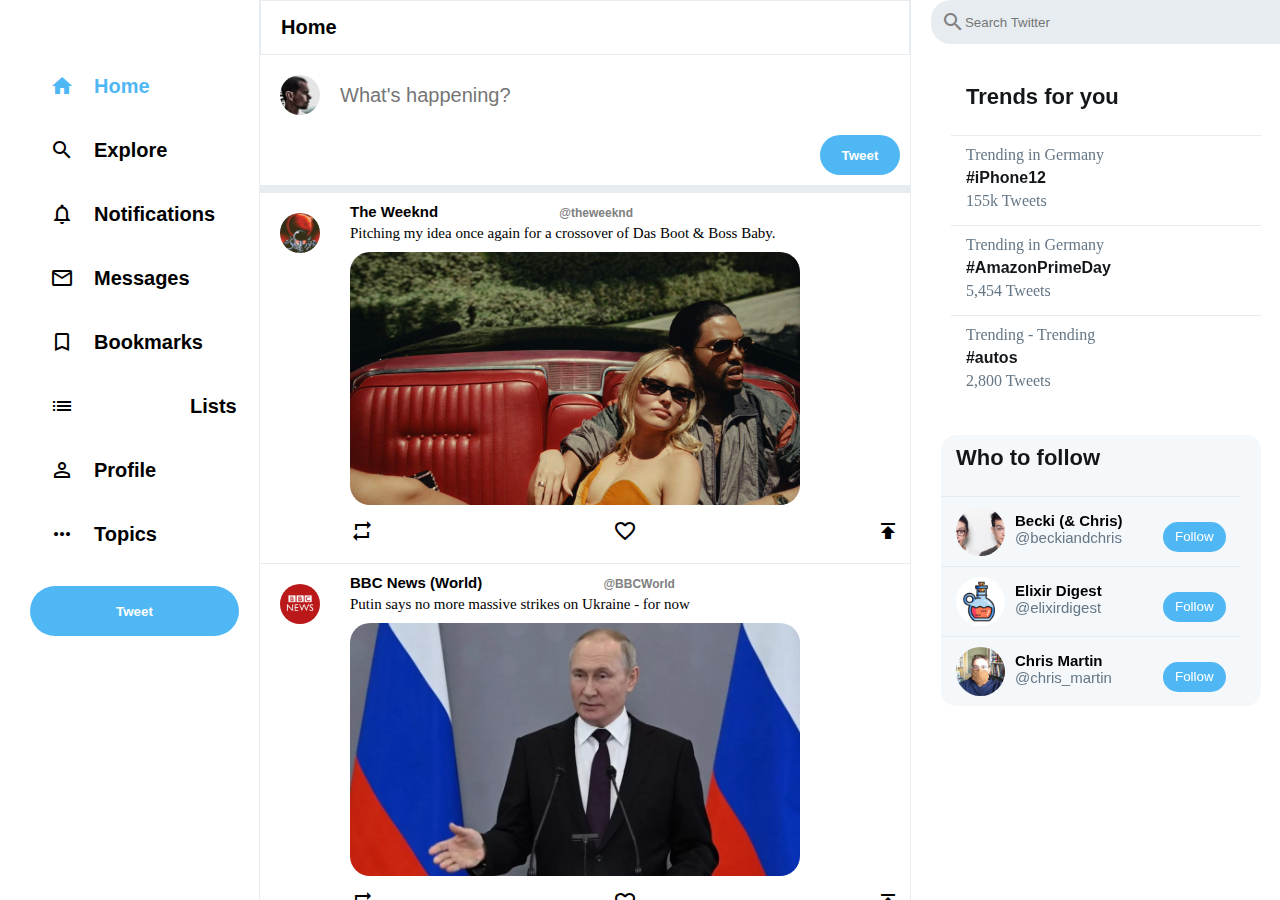
<file: index.html>
<!DOCTYPE html>
<html lang="en">
  <head>
    <meta charset="UTF-8" />
    <meta http-equiv="X-UA-Compatible" content="IE=edge" />
    <meta name="viewport" content="width=device-width, initial-scale=1.0" />
    <title>Twitter</title>
    <link rel="stylesheet" href="styles.css" />
    <link href="https://fonts.googleapis.com/icon?family=Material+Icons" rel="stylesheet" />
    <link
      rel="stylesheet"
      href="https://cdnjs.cloudflare.com/ajax/libs/font-awesome/5.15.3/css/all.min.css"
      integrity="sha512-iBBXm8fW90+nuLcSKlbmrPcLa0OT92xO1BIsZ+ywDWZCvqsWgccV3gFoRBv0z+8dLJgyAHIhR35VZc2oM/gI1w=="
      crossorigin="anonymous"
    />
  </head>
  <body>
    <!-- sidebar starts -->
    <div class="sidebar">
      <i class="fab fa-twitter"></i>
      <a href="index.html">
        <div class="sidebarOption active">
          <span class="material-icons"> home </span>
          <h2>Home</h2>
        </div>
      </a>

      <a href="explore.html">
        <div class="sidebarOption">
          <span class="material-icons"> search </span>
          <h2>Explore</h2>
        </div>
      </a>

      <a href="notifications.html">
        <div class="sidebarOption">
          <span class="material-icons"> notifications_none </span>
          <h2>Notifications</h2>
        </div>
      </a>

      <a href="messages.html">
        <div class="sidebarOption">
          <span class="material-icons"> mail_outline </span>
          <h2>Messages</h2>
        </div>
      </a>

      <a href="bookmarks.html">
        <div class="sidebarOption">
          <span class="material-icons"> bookmark_border </span>
          <h2>Bookmarks</h2>
        </div>
      </a>

      <a href="lists.html">
        <div class="sidebarOption">
          <span class="material-icons"> list_alt </span>
          <h2>Lists</h2>
        </div>
      </a>

      <a href="profile.html">
        <div class="sidebarOption">
          <span class="material-icons"> perm_identity </span>
          <h2>Profile</h2>
        </div>
      </a>

      <a href="topics.html">
        <div class="sidebarOption">
          <span class="material-icons"> more_horiz </span>
          <h2>Topics</h2>
        </div>
      </a>
      <button class="sidebar__tweet">Tweet</button>
    </div>
    <!-- sidebar ends -->

    <!-- feed starts -->
    <div class="feed">
      <div class="feed__header">
        <h2>Home</h2>
      </div>

      <!-- tweetbox starts -->
      <div class="tweetBox">
        <form>
          <div class="tweetbox__input">
            <img  src="images/profile_photo.jpeg"  alt="" />
            <input type="text" placeholder="What's happening?" />
          </div>

          <button class="tweetBox__tweetButton">Tweet</button>
         
        </form>
      </div>
      <!-- tweetbox ends -->
      <div class="post">
        <div class="post__avatar">
            <a href="weeknd.html">
              <img src="img/thwavatar.jpeg"  alt=""/>
            </a>
        </div>

        <div class="post__body">
            <div class="post__header">
                <div class="post__headerText">
                  <a href="weeknd.html">
                    <h3>
                        The Weeknd
                        <span class="post__headerSpecial"
                        ><span class="material-icons post__badge"> verified </span>@theweeknd</span>
                    </h3>
                  </a>  
                </div>
                <div class="post__headerDescription">
                    <p>Pitching my idea once again for a crossover of Das Boot & Boss Baby.</p>
                </div>
            </div>
            <img src="img/weekpost.jpeg" alt="" />
            <div class="post__footer">
                <span class="material-icons"> repeat </span>
                <span class="material-icons"> favorite_border </span>
                <span class="material-icons"> publish </span>
            </div>
        </div>
    </div>
      <!-- post starts -->
      <div class="post">
        <div class="post__avatar">
          <img
            src="img/bbclogo.jpeg" alt="" />
        </div>

        <div class="post__body">
          <div class="post__header">
            <div class="post__headerText">
              <h3>
                BBC News (World)
                <span class="post__headerSpecial"
                  ><span class="material-icons post__badge"> verified </span>@BBCWorld</span>
              </h3>
            </div>
            <div class="post__headerDescription">
              <p>Putin says no more massive strikes on Ukraine - for now</p>
            </div>
          </div>
          <img src="img/putin.webp"/>
          <div class="post__footer">
            <span class="material-icons"> repeat </span>
            <span class="material-icons"> favorite_border </span>
            <span class="material-icons"> publish </span>
          </div>
        </div>
      </div>
      <!-- post ends -->

      <!-- post starts -->
      <div class="post">
        <div class="post__avatar">
          <img src="img/elonava.jpeg"  alt=""/>
        </div>

        <div class="post__body">
          <div class="post__header">
            <div class="post__headerText">
              <h3>
                Elon Musk
                <span class="post__headerSpecial"
                  ><span class="material-icons post__badge"> verified </span>@elonmusk</span>
              </h3>
            </div>
            <div class="post__headerDescription">
              <p>Pitching my idea once again for a crossover of Das Boot & Boss Baby.</p>
            </div>
          </div>
          <img
            src="img/elonpost.png"
            alt=""
          />
          <div class="post__footer">
            <span class="material-icons"> repeat </span>
            <span class="material-icons"> favorite_border </span>
            <span class="material-icons"> publish </span>
          </div>
        </div>
      </div>
      <!-- post ends -->
    

 <!-- post starts -->
 <div class="post">
  <div class="post__avatar">
    <img
      src="img/kanava.jpeg" alt="" />
  </div>

  <div class="post__body">
    <div class="post__header">
      <div class="post__headerText">
        <h3>
          ye
          <span class="post__headerSpecial"
            ><span class="material-icons post__badge">verified</span>@kanyewest</span>
        </h3>
      </div>
      <div class="post__headerDescription">
        <p>How the day started 🙃</p>
      </div>
    </div>
    <img src="img/kanpost.jpeg"/>
    <div class="post__footer">
      <span class="material-icons"> repeat </span>
      <span class="material-icons"> favorite_border </span>
      <span class="material-icons"> publish </span>
    </div>
  </div>
</div>
<!-- post ends -->

<!-- post starts -->
<div class="post">
  <div class="post__avatar">
    <img
      src="img/ava3.png" alt="" />
  </div>

  <div class="post__body">
    <div class="post__header">
      <div class="post__headerText">
        <h3>
          Dov Kleiman
          <span class="post__headerSpecial"
            ><span class="material-icons post__badge">verified</span>@NFL_DovKleiman</span>
        </h3>
      </div>
      <div class="post__headerDescription">
        <p>With pick 1 overall in the 2021 NFL Draft, the <a href="https://twitter.com/hashtag/Jaguars?src=hashtag_click"
          >#Jaguars</a> are selecting QB Trevor Lawrence.</p>
      </div>
    </div>
    <img src="img/post3.jpeg"/>
    <div class="post__footer">
      <span class="material-icons"> repeat </span>
      <span class="material-icons"> favorite_border </span>
      <span class="material-icons"> publish </span>
    </div>
  </div>
</div>
<!-- post ends -->


</div>

    <!-- feed ends -->

    <div class="widgets">
      <div class="widgets__input">
        <span class="material-icons widgets__searchIcon"> search </span>
        <input type="text" placeholder="Search Twitter" />
      </div>
      
    
        <div class="layout__right-sidebar-container">
            <div class="layout__right-sidebar">
                <div class="trends-for-you">
                    <div class="trends-for-you__block">
                        <div class="trends-for-you__heading">
                            Trends for you
                        </div>
                    </div>
                    <div class="trends-for-you__block">
                        <div class="trends-for-you__meta-information">
                            Trending in Germany
                        </div>
                        <div class="trends-for-you__trend-name">
                            #iPhone12
                        </div>
                        <div class="trends-for-you__meta-information">
                            155k Tweets
                        </div>
                    </div>
                    <div class="trends-for-you__block">
                        <div class="trends-for-you__meta-information">
                            Trending in Germany
                        </div>
                        <div class="trends-for-you__trend-name">
                            #AmazonPrimeDay
                        </div>
                        <div class="trends-for-you__meta-information">
                            5,454 Tweets
                        </div>
                    </div>
                    <div class="trends-for-you__block">
                        <div class="trends-for-you__meta-information">
                            Trending - Trending
                        </div>
                        <div class="trends-for-you__trend-name">
                            #autos
                        </div>
                        <div class="trends-for-you__meta-information">
                            2,800 Tweets
                        </div>
                    </div>
                </div>
      
    
        <div class="who-to-follow">
          <div class="who-to-follow__block">
            <div class="who-to-follow__heading">
              Who to follow
            </div>
          </div>
          <div class="who-to-follow__block">
            <img
              class="who-to-follow__author-logo"
              src="./images/profile-image-1.jpg"
            />
            <div class="who-to-follow__content">
              <div>
                <div class="who-to-follow__author-name">
                  Becki (& Chris)
                </div>
                <div class="who-to-follow__author-slug">
                  @beckiandchris
                </div>
              </div>
              <button class="sidebar__follow">Follow</button>
            </div>
          </div>
          <div class="who-to-follow__block">
            <img
              class="who-to-follow__author-logo"
              src="./images/profile-image-2.png"
            />
            <div class="who-to-follow__content">
              <div>
                <div class="who-to-follow__author-name">
                  Elixir Digest
                </div>
                <div class="who-to-follow__author-slug">
                  @elixirdigest
                </div>
              </div>
              <button class="sidebar__follow">Follow</button>
            </div>
          </div>

          <div class="who-to-follow__block">
            <img
              class="who-to-follow__author-logo"
              src="./images/profile-image-3.jpg"
            />
            <div class="who-to-follow__content">
              <div>
                <div class="who-to-follow__author-name">
                  Chris Martin
                </div>
                <div class="who-to-follow__author-slug">
                  @chris_martin
                </div>
              </div>
              <button class="sidebar__follow">Follow</button>
            </div>
          </div>
        </div>
      </div>
    </div>
  </div>
    
  </body>
</html>
</file>
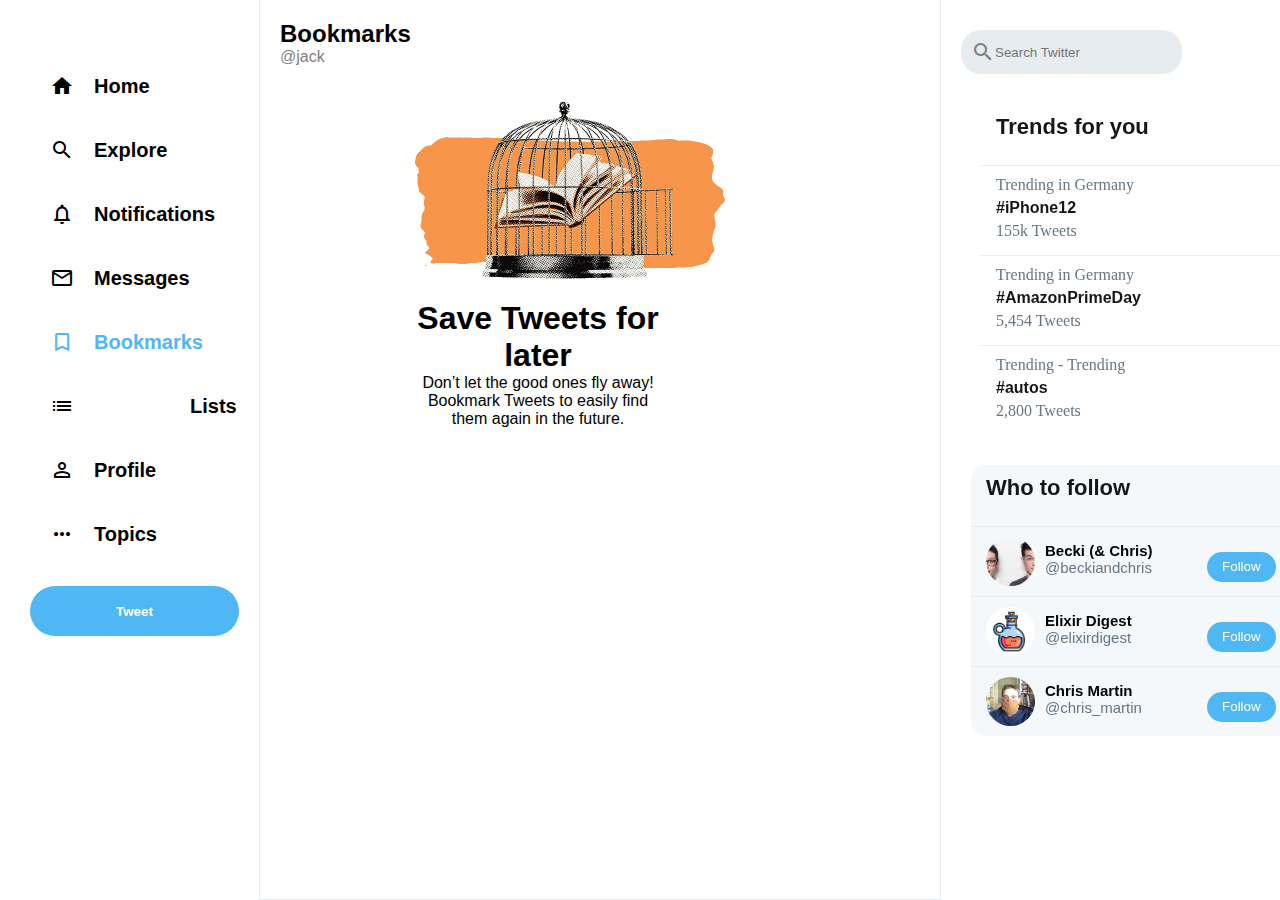
<file: bookmarks.html>
<!DOCTYPE html>
<html lang="en">
  <head>
    <meta charset="UTF-8" />
    <meta http-equiv="X-UA-Compatible" content="IE=edge" />
    <meta name="viewport" content="width=device-width, initial-scale=1.0" />
    <title>Twitter</title>
    <link rel="stylesheet" href="syle_bs.css" />
    <link href="https://fonts.googleapis.com/icon?family=Material+Icons" rel="stylesheet" />
    <link
      rel="stylesheet"
      href="https://cdnjs.cloudflare.com/ajax/libs/font-awesome/5.15.3/css/all.min.css"
      integrity="sha512-iBBXm8fW90+nuLcSKlbmrPcLa0OT92xO1BIsZ+ywDWZCvqsWgccV3gFoRBv0z+8dLJgyAHIhR35VZc2oM/gI1w=="
      crossorigin="anonymous"
    />
  </head>
  <body>
    <!-- sidebar starts -->
    <div class="sidebar">
      <i class="fab fa-twitter"></i>
<a href="index.html">
        <div class="sidebarOption">
          <span class="material-icons"> home </span>
          <h2>Home</h2>
        </div>
      </a>

      <a href="explore.html">
        <div class="sidebarOption">
          <span class="material-icons"> search </span>
          <h2>Explore</h2>
        </div>
      </a>

      <a href="notifications.html">
        <div class="sidebarOption">
          <span class="material-icons"> notifications_none </span>
          <h2>Notifications</h2>
        </div>
      </a>

      <a href="messages.html">
        <div class="sidebarOption">
          <span class="material-icons"> mail_outline </span>
          <h2>Messages</h2>
        </div>
      </a>

      <a href="bookmarks.html">
        <div class="sidebarOption active">
          <span class="material-icons"> bookmark_border </span>
          <h2>Bookmarks</h2>
        </div>
      </a>

      <a href="lists.html">
        <div class="sidebarOption">
          <span class="material-icons"> list_alt </span>
          <h2>Lists</h2>
        </div>
      </a>

      <a href="profile.html">
        <div class="sidebarOption">
          <span class="material-icons"> perm_identity </span>
          <h2>Profile</h2>
        </div>
      </a>

      <a href="topics.html">
        <div class="sidebarOption">
          <span class="material-icons"> more_horiz </span>
          <h2>Topics</h2>
        </div>
      </a>
      <button class="sidebar__tweet">Tweet</button>
    </div>
    <!-- sidebar ends -->

   
     

<!-- post starts -->
<div class="post">
  <div class="post__avatar">
    <h2>Bookmarks</h2>
    <p>@jack</p>
  </div>

  <div class="post__body">
    <div class="post__header">
    </div>
    <img src="img/post3.jpg"/>
    <div class = "bokis">
    <h1>Save Tweets for later</h1>
    <p>Don’t let the good ones fly away! Bookmark Tweets to easily find them again in the future.</p>
  </div>
  </div>
</div>
<!-- post ends -->


    <!-- feed ends -->

    <div class="widgets">
      <div class="widgets__input">
        <span class="material-icons widgets__searchIcon"> search </span>
        <input type="text" placeholder="Search Twitter" />
      </div>
      
    <div class="layout__right-sidebar-container">
      <div class="layout__right-sidebar">
        <div class="trends-for-you">
          <div class="trends-for-you__block">
            <div class="trends-for-you__heading">
              Trends for you
            </div>
          </div>
          <div class="trends-for-you__block">
            <div class="trends-for-you__meta-information">
              Trending in Germany
            </div>
            <div class="trends-for-you__trend-name">
              #iPhone12
            </div>
            <div class="trends-for-you__meta-information">
              155k Tweets
            </div>
          </div>
          <div class="trends-for-you__block">
            <div class="trends-for-you__meta-information">
              Trending in Germany
            </div>
            <div class="trends-for-you__trend-name">
              #AmazonPrimeDay
            </div>
            <div class="trends-for-you__meta-information">
              5,454 Tweets
            </div>
          </div>
          <div class="trends-for-you__block">
            <div class="trends-for-you__meta-information">
              Trending - Trending
            </div>
            <div class="trends-for-you__trend-name">
              #autos
            </div>
            <div class="trends-for-you__meta-information">
              2,800 Tweets
            </div>
          </div>
        </div>
        <div class="who-to-follow">
          <div class="who-to-follow__block">
            <div class="who-to-follow__heading">
              Who to follow
            </div>
          </div>
          <div class="who-to-follow__block">
            <img
              class="who-to-follow__author-logo"
              src="./images/profile-image-1.jpg"
            />
            <div class="who-to-follow__content">
              <div>
                <div class="who-to-follow__author-name">
                  Becki (& Chris)
                </div>
                <div class="who-to-follow__author-slug">
                  @beckiandchris
                </div>
              </div>
              <button class="sidebar__follow">Follow</button>
            </div>
          </div>
          <div class="who-to-follow__block">
            <img
              class="who-to-follow__author-logo"
              src="./images/profile-image-2.png"
            />
            <div class="who-to-follow__content">
              <div>
                <div class="who-to-follow__author-name">
                  Elixir Digest
                </div>
                <div class="who-to-follow__author-slug">
                  @elixirdigest
                </div>
              </div>
              <button class="sidebar__follow">Follow</button>
            </div>
          </div>

          <div class="who-to-follow__block">
            <img
              class="who-to-follow__author-logo"
              src="./images/profile-image-3.jpg"
            />
            <div class="who-to-follow__content">
              <div>
                <div class="who-to-follow__author-name">
                  Chris Martin
                </div>
                <div class="who-to-follow__author-slug">
                  @chris_martin
                </div>
              </div>
              <button class="sidebar__follow">Follow</button>
            </div>
          </div>
        </div>
      </div>
    </div>
  </div>
    
  </body>
</html>
</file>
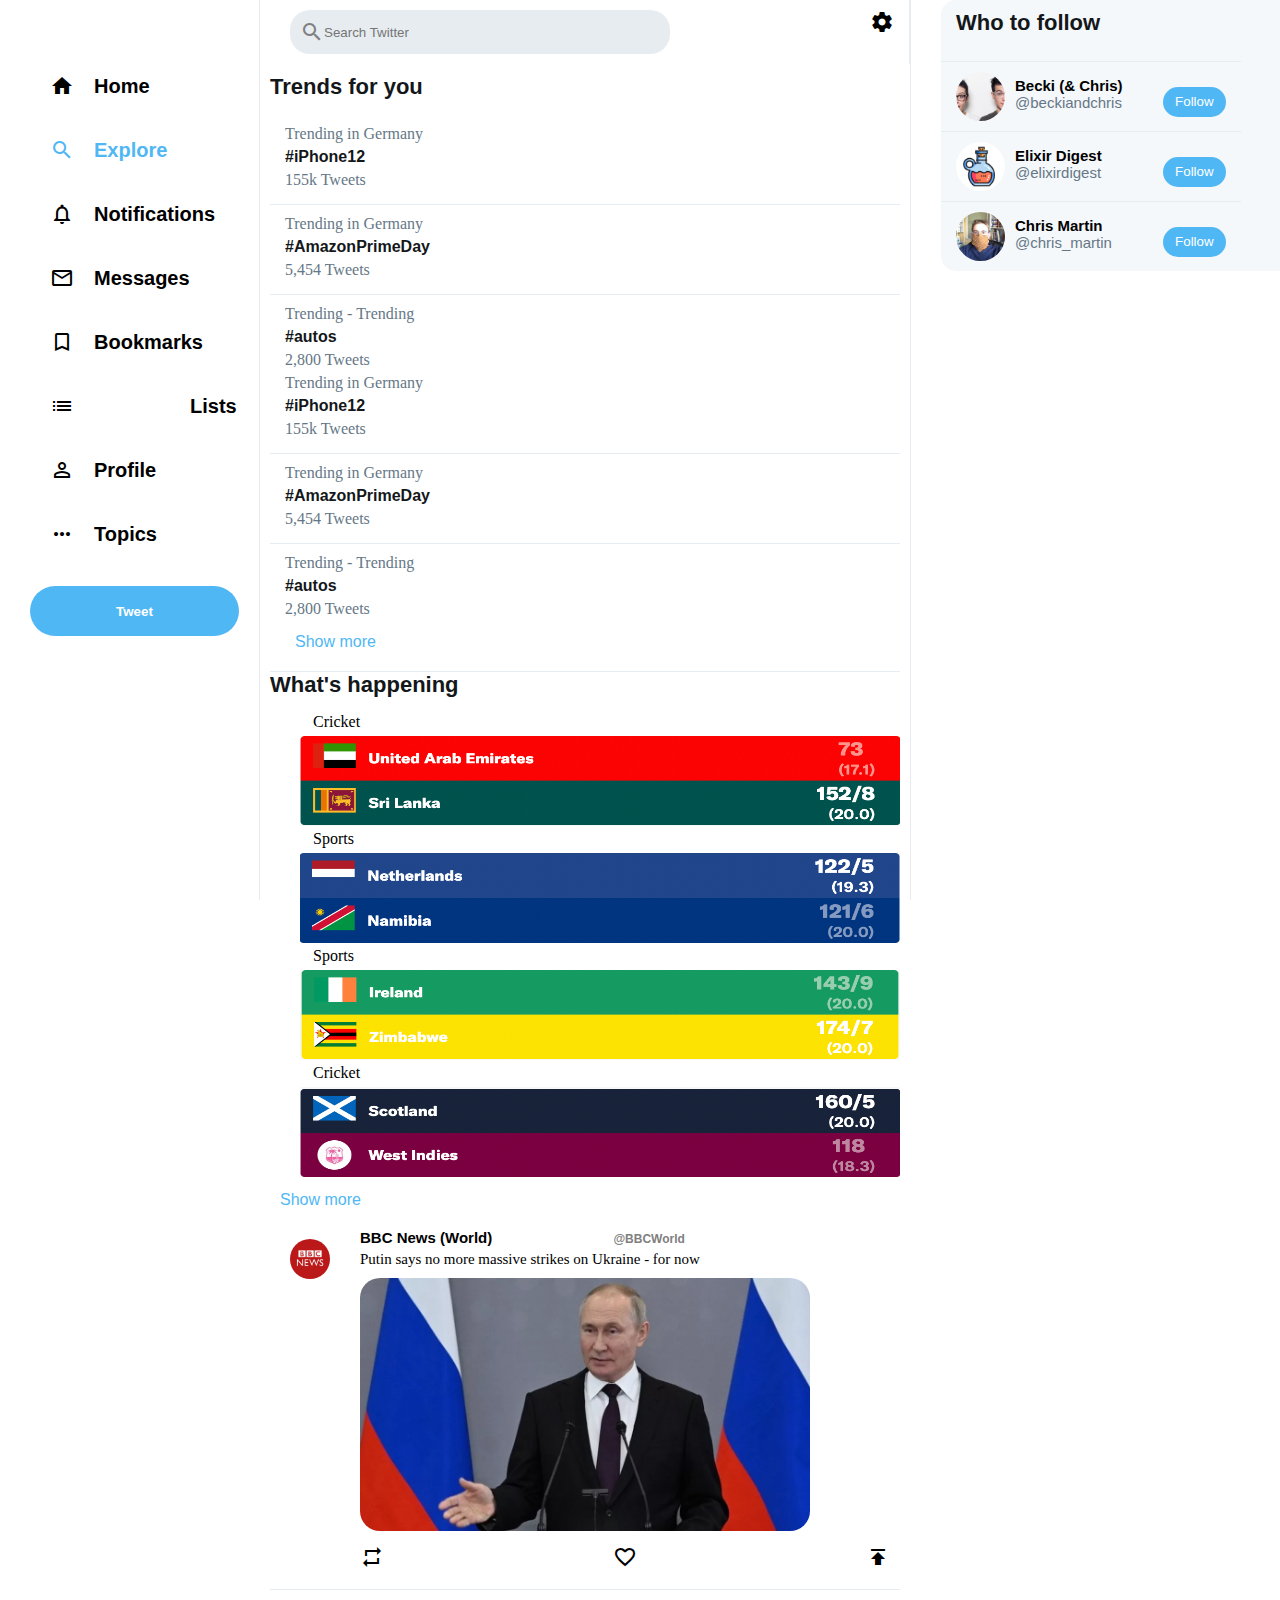
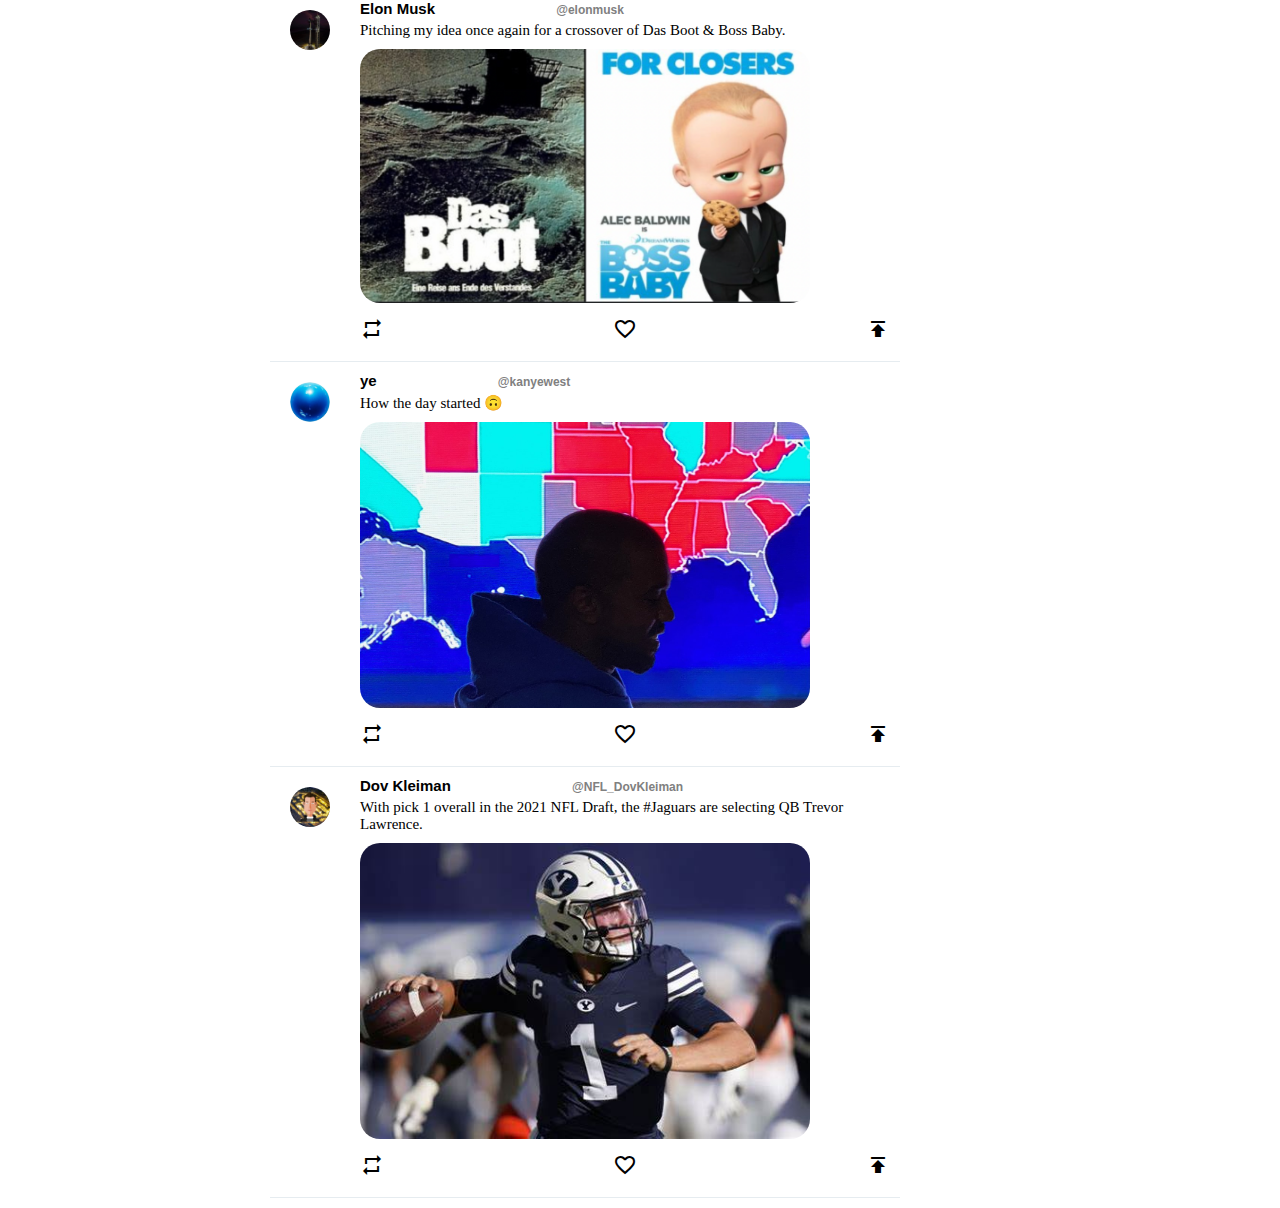
<file: explore.html>
<!DOCTYPE html>
<html lang="en">
  <head>
    <meta charset="UTF-8" />
    <meta http-equiv="X-UA-Compatible" content="IE=edge" />
    <meta name="viewport" content="width=device-width, initial-scale=1.0" />
    <title>Twitter - Lists</title>
    <link rel="stylesheet" href="styles.css" />
    <link href="https://fonts.googleapis.com/icon?family=Material+Icons" rel="stylesheet" />
    <link
      rel="stylesheet"
      href="https://cdnjs.cloudflare.com/ajax/libs/font-awesome/5.15.3/css/all.min.css"
      integrity="sha512-iBBXm8fW90+nuLcSKlbmrPcLa0OT92xO1BIsZ+ywDWZCvqsWgccV3gFoRBv0z+8dLJgyAHIhR35VZc2oM/gI1w=="
      crossorigin="anonymous"
    />
  </head>
  <body>
    <!-- sidebar starts -->
    <div class="sidebar exploresidebar">
      <i class="fab fa-twitter"></i>

      <a href="index.html">
        <div class="sidebarOption">
          <span class="material-icons"> home </span>
          <h2>Home</h2>
        </div>
      </a>

      <a href="explore.html">
        <div class="sidebarOption active">
          <span class="material-icons"> search </span>
          <h2>Explore</h2>
        </div>
      </a>

      <a href="notifications.html">
        <div class="sidebarOption">
          <span class="material-icons"> notifications_none </span>
          <h2>Notifications</h2>
        </div>
      </a>

      <a href="messages.html">
        <div class="sidebarOption">
          <span class="material-icons"> mail_outline </span>
          <h2>Messages</h2>
        </div>
      </a>

      <a href="bookmarks.html">
        <div class="sidebarOption">
          <span class="material-icons"> bookmark_border </span>
          <h2>Bookmarks</h2>
        </div>
      </a>

      <a href="lists.html">
        <div class="sidebarOption">
          <span class="material-icons"> list_alt </span>
          <h2>Lists</h2>
        </div>
      </a>

      <a href="profile.html">
        <div class="sidebarOption">
          <span class="material-icons"> perm_identity </span>
          <h2>Profile</h2>
        </div>
      </a>

      <a href="topics.html">
        <div class="sidebarOption">
          <span class="material-icons"> more_horiz </span>
          <h2>Topics</h2>
        </div>
      </a>
      <button class="sidebar__tweet">Tweet</button>
    </div>
    <!-- sidebar ends -->

  <div>
    <!-- feed starts -->
    <div class="feed">
      <div class="listHeader">
        <div class="widgets__input">
            <span class="material-icons widgets__searchIcon"> search </span>
            <input type="text" placeholder="Search Twitter" />
          </div>
        <div class = "icons">
        <span class = "material-icons"> settings </span>
        </div>
      </div>
      </div>

      

      <!-- discoverNewLists starts -->
      

          <div class="listBody">
            <div class="trends-for-you__heading">
                Trends for you
            </div>
                     
                    <div class="trends-for-you__block">
                      <div class="trends-for-you__meta-information">
                        Trending in Germany
                      </div>
                      <div class="trends-for-you__trend-name">
                        #iPhone12
                      </div>
                      <div class="trends-for-you__meta-information">
                        155k Tweets
                      </div>
                    </div>
                    <div class="trends-for-you__block">
                      <div class="trends-for-you__meta-information">
                        Trending in Germany
                      </div>
                      <div class="trends-for-you__trend-name">
                        #AmazonPrimeDay
                      </div>
                      <div class="trends-for-you__meta-information">
                        5,454 Tweets
                      </div>
                    </div>
                    <div class="trends-for-you__block">
                      <div class="trends-for-you__meta-information">
                        Trending - Trending
                      </div>
                      <div class="trends-for-you__trend-name">
                        #autos
                      </div>
                      <div class="trends-for-you__meta-information">
                        2,800 Tweets
                      </div>
                      
                        <div class="trends-for-you__meta-information">
                          Trending in Germany
                        </div>
                        <div class="trends-for-you__trend-name">
                          #iPhone12
                        </div>
                        <div class="trends-for-you__meta-information">
                          155k Tweets
                        </div>
                      </div>
                      <div class="trends-for-you__block">
                        <div class="trends-for-you__meta-information">
                          Trending in Germany
                        </div>
                        <div class="trends-for-you__trend-name">
                          #AmazonPrimeDay
                        </div>
                        <div class="trends-for-you__meta-information">
                          5,454 Tweets
                        </div>
                      </div>
                      <div class="trends-for-you__block">
                        <div class="trends-for-you__meta-information">
                          Trending - Trending
                        </div>
                        <div class="trends-for-you__trend-name">
                          #autos
                        </div>
                        <div class="trends-for-you__meta-information">
                          2,800 Tweets
                        </div>
           
                  
                    <!-- list ends -->
                
                    <div class="showMore">
                      <p>Show more</p>
                    </div>
                  </div>
         
                  <div class="trends-for-you__heading">
                      What's happening
                  </div>
               

        <!-- list starts -->
        <div class="flag-description">
          Cricket
        </div>

          <div class="listItem">
            <div class="ListFlag">
                <img
                src="img/f1.png"
                alt=""/>

            </div>
            
        <div class="flag-description">
              Sports
            </div>
    
        <div class="listItem">

            <div class="ListFlag">
                    <img
                    src="img/f2.png"
                    alt=""/>
    
            </div>
            <div class="flag-description">
                  Sports
            </div>
        </div>
          
        <div class="listItem">
                <div class="ListFlag">
                        <img
                        src="img/f3.png"
                        alt=""/>
        
                </div>
                <div class="flag-description">
                      Cricket
                </div>
            
        <div class="listItem">
                    <div class="ListFlag">
                            <img
                            src="img/f4.png"
                            alt=""/>
            
                    </div>
        </div>
           

    
        <div class="showMore">
          <p>Show more</p>
        </div>
      </div>
      <!-- discoverNewLists ends -->


<!-- post starts -->
<div class="post">
    <div class="post__avatar">
      <img
        src="img/bbclogo.jpeg" alt="" />
    </div>

    <div class="post__body">
      <div class="post__header">
        <div class="post__headerText">
          <h3>
            BBC News (World)
            <span class="post__headerSpecial"
              ><span class="material-icons post__badge"> verified </span>@BBCWorld</span>
          </h3>
        </div>
        <div class="post__headerDescription">
          <p>Putin says no more massive strikes on Ukraine - for now</p>
        </div>
      </div>
      <img src="img/putin.webp"/>
      <div class="post__footer">
        <span class="material-icons"> repeat </span>
        <span class="material-icons"> favorite_border </span>
        <span class="material-icons"> publish </span>
      </div>
    </div>
  </div>
  <!-- post ends -->

  <!-- post starts -->
  <div class="post">
    <div class="post__avatar">
      <img src="img/elonava.jpeg"  alt=""/>
    </div>

    <div class="post__body">
      <div class="post__header">
        <div class="post__headerText">
          <h3>
            Elon Musk
            <span class="post__headerSpecial"
              ><span class="material-icons post__badge"> verified </span>@elonmusk</span>
          </h3>
        </div>
        <div class="post__headerDescription">
          <p>Pitching my idea once again for a crossover of Das Boot & Boss Baby.</p>
        </div>
      </div>
      <img
        src="img/elonpost.png"
        alt=""
      />
      <div class="post__footer">
        <span class="material-icons"> repeat </span>
        <span class="material-icons"> favorite_border </span>
        <span class="material-icons"> publish </span>
      </div>
    </div>
  </div>
  <!-- post ends -->


<!-- post starts -->
<div class="post">
<div class="post__avatar">
<img
  src="img/kanava.jpeg" alt="" />
</div>

<div class="post__body">
<div class="post__header">
  <div class="post__headerText">
    <h3>
      ye
      <span class="post__headerSpecial"
        ><span class="material-icons post__badge">verified</span>@kanyewest</span>
    </h3>
  </div>
  <div class="post__headerDescription">
    <p>How the day started 🙃</p>
  </div>
</div>
<img src="img/kanpost.jpeg"/>
<div class="post__footer">
  <span class="material-icons"> repeat </span>
  <span class="material-icons"> favorite_border </span>
  <span class="material-icons"> publish </span>
</div>
</div>
</div>
<!-- post ends -->

<!-- post starts -->
<div class="post">
<div class="post__avatar">
<img
  src="img/ava3.png" alt="" />
</div>

<div class="post__body">
<div class="post__header">
  <div class="post__headerText">
    <h3>
      Dov Kleiman
      <span class="post__headerSpecial"
        ><span class="material-icons post__badge">verified</span>@NFL_DovKleiman</span>
    </h3>
  </div>
  <div class="post__headerDescription">
    <p>With pick 1 overall in the 2021 NFL Draft, the <a href="https://twitter.com/hashtag/Jaguars?src=hashtag_click"
      >#Jaguars</a> are selecting QB Trevor Lawrence.</p>
  </div>
</div>
<img src="img/post3.jpeg"/>
<div class="post__footer">
  <span class="material-icons"> repeat </span>
  <span class="material-icons"> favorite_border </span>
  <span class="material-icons"> publish </span>
</div>
</div>
</div>
</div>
<!-- post ends -->




          </div>
    </div>
      </div>
      <!-- yourLists ends -->
      <div class="widgets explorewidgets">
        
      
         
        
      
          <div class="who-to-follow">
            <div class="who-to-follow__block">
              <div class="who-to-follow__heading">
                Who to follow
              </div>
            </div>
            <div class="who-to-follow__block">
              <img
                class="who-to-follow__author-logo"
                src="./images/profile-image-1.jpg"
              />
              <div class="who-to-follow__content">
                <div>
                  <div class="who-to-follow__author-name">
                    Becki (& Chris)
                  </div>
                  <div class="who-to-follow__author-slug">
                    @beckiandchris
                  </div>
                </div>
                <button class="sidebar__follow">Follow</button>
              </div>
            </div>
            <div class="who-to-follow__block">
              <img
                class="who-to-follow__author-logo"
                src="./images/profile-image-2.png"
              />
              <div class="who-to-follow__content">
                <div>
                  <div class="who-to-follow__author-name">
                    Elixir Digest
                  </div>
                  <div class="who-to-follow__author-slug">
                    @elixirdigest
                  </div>
                </div>
                <button class="sidebar__follow">Follow</button>
              </div>
            </div>
  
            <div class="who-to-follow__block">
              <img
                class="who-to-follow__author-logo"
                src="./images/profile-image-3.jpg"
              />
              <div class="who-to-follow__content">
                <div>
                  <div class="who-to-follow__author-name">
                    Chris Martin
                  </div>
                  <div class="who-to-follow__author-slug">
                    @chris_martin
                  </div>
                </div>
                <button class="sidebar__follow">Follow</button>
              </div>
            </div>
          </div>
        </div>
      </div>
    </div>
    
   
    




  </body>
</html>
</file>
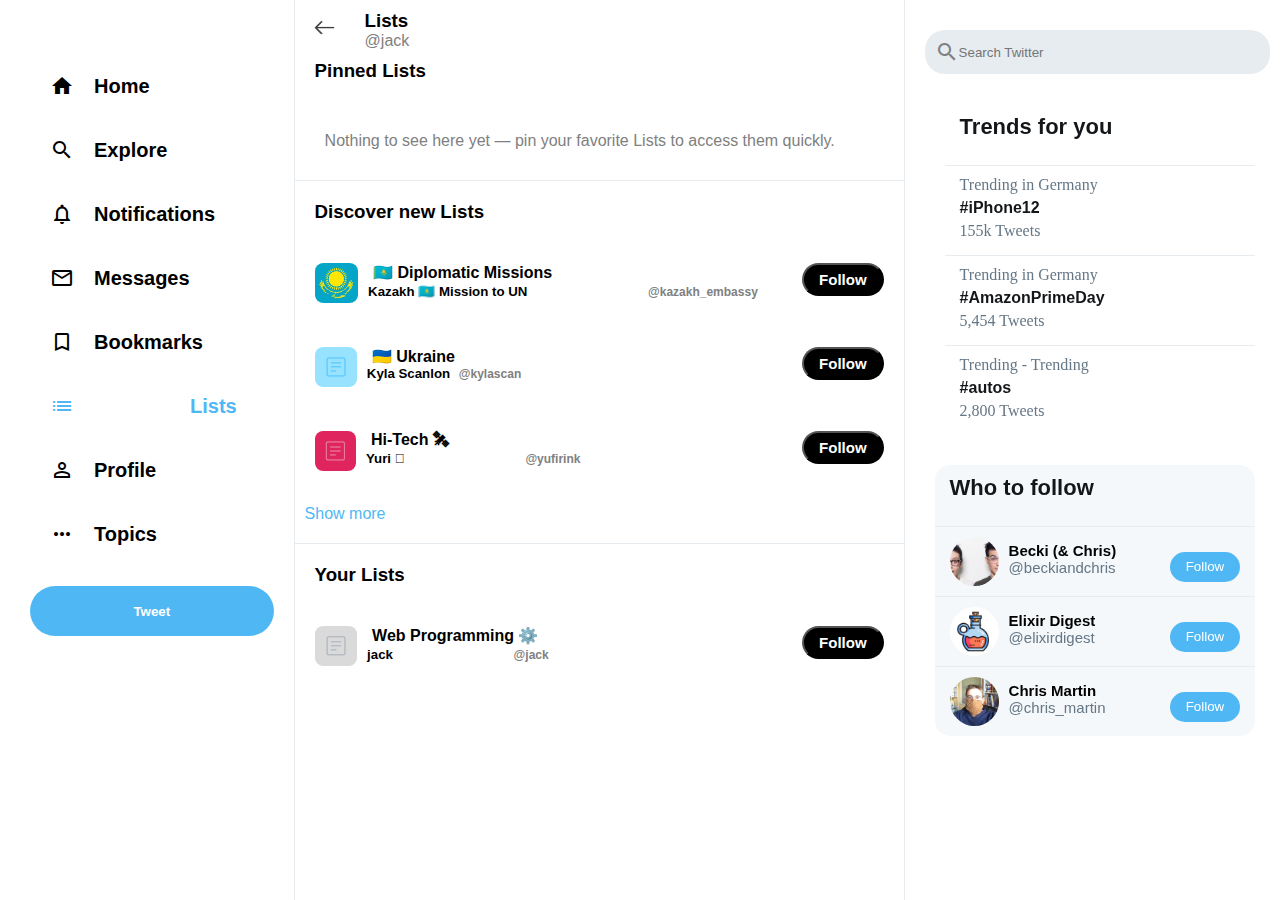
<file: lists.html>
<!DOCTYPE html>
<html lang="en">
  <head>
    <meta charset="UTF-8" />
    <meta http-equiv="X-UA-Compatible" content="IE=edge" />
    <meta name="viewport" content="width=device-width, initial-scale=1.0" />
    <title>Twitter</title>
    <link rel="stylesheet" href="styles_topic.css" />
    <link href="https://fonts.googleapis.com/icon?family=Material+Icons" rel="stylesheet" />
    <link
      rel="stylesheet"
      href="https://cdnjs.cloudflare.com/ajax/libs/font-awesome/5.15.3/css/all.min.css"
      integrity="sha512-iBBXm8fW90+nuLcSKlbmrPcLa0OT92xO1BIsZ+ywDWZCvqsWgccV3gFoRBv0z+8dLJgyAHIhR35VZc2oM/gI1w=="
      crossorigin="anonymous"
    />
  </head>
  <body>
    <!-- sidebar starts -->
    <div class="sidebar">
      <i class="fab fa-twitter"></i>

      <a href="index.html">
        <div class="sidebarOption">
          <span class="material-icons"> home </span>
          <h2>Home</h2>
        </div>
      </a>

      <a href="explore.html">
        <div class="sidebarOption">
          <span class="material-icons"> search </span>
          <h2>Explore</h2>
        </div>
      </a>

      <a href="notifications.html">
        <div class="sidebarOption">
          <span class="material-icons"> notifications_none </span>
          <h2>Notifications</h2>
        </div>
      </a>

      <a href="messages.html">
        <div class="sidebarOption">
          <span class="material-icons"> mail_outline </span>
          <h2>Messages</h2>
        </div>
      </a>

      <a href="bookmarks.html">
        <div class="sidebarOption">
          <span class="material-icons"> bookmark_border </span>
          <h2>Bookmarks</h2>
        </div>
      </a>

      <a href="lists.html">
        <div class="sidebarOption active">
          <span class="material-icons"> list_alt </span>
          <h2>Lists</h2>
        </div>
      </a>

      <a href="profile.html">
        <div class="sidebarOption">
          <span class="material-icons"> perm_identity </span>
          <h2>Profile</h2>
        </div>
      </a>

      <a href="topics.html">
        <div class="sidebarOption">
          <span class="material-icons"> more_horiz </span>
          <h2>Topics</h2>
        </div>
      </a>
      <button class="sidebar__tweet">Tweet</button>
    </div>
    <!-- sidebar ends -->

    <!-- feed starts -->
    <div class="feed">
      <div class="listHeader">
        <img src="images/arrow1.png"/>
        <div>
          <h3>Lists</h3>
          <p>@jack</p>
        </div>
      </div>

      <!-- pinnedLists starts -->
      <div class="pinnedLists">
        <h3>Pinned Lists</h3>
        <p>Nothing to see here yet — pin your favorite Lists to access them quickly.</p>
      </div>
      <!-- pinnedLists ends -->

      <!-- discoverNewLists starts -->
      <div class="discoverNewLists">
        <h3>Discover new Lists</h3>
        <!-- list starts -->
        <div class="list">
          <div class="listAvatar">
            <img
              src="images/listkz.png"
              alt=""
            />
          </div>

          <div class="listBody">
            <div class="">
              <div class="listName">
                <h4>
                  🇰🇿 Diplomatic Missions
                </h4>
              </div>
              <div class="listDescription">
                <h5>
                  Kazakh 🇰🇿 Mission to UN
                  <span class="post__headerSpecial"
                    ><span class="material-icons post__badge"> verified </span>@kazakh_embassy</span
                  >
                </h5>
              </div>
            </div>
          </div>

          <button class="flw_btn noFlash">
            Follow
          </button>
        </div>
        <!-- list ends -->


        <!-- list starts -->
        <div class="list">
          <div class="listAvatar">
            <img
              src="images/listblue.png"
              alt=""
            />
          </div>

          <div class="listBody">
            <div class="">
              <div class="listName">
                <h4>
                  🇺🇦 Ukraine 
                </h4>
              </div>
              <div class="listDescription">
                <h5>
                  Kyla Scanlon
                  <span class="post__headerSpecial"
                    ><span class="material-icons post__badge"> </span>@kylascan</span
                  >
                </h5>
              </div>
            </div>
          </div>

          <button class="flw_btn noFlash">
            Follow
          </button>
        </div>
        <!-- list ends -->

        <!-- list starts -->
        <div class="list">
          <div class="listAvatar">
            <img
              src="images/listred.png"
              alt=""
            />
          </div>

          <div class="listBody">
            <div class="">
              <div class="listName">
                <h4>  
                Hi-Tech 🛰
                </h4>
              </div>
              <div class="listDescription">
                <h5>
                  Yuri 
                  <span class="post__headerSpecial"
                    ><span class="material-icons post__badge"> verified </span>@yufirink</span
                  >
                </h5>
              </div>
            </div>
          </div>

          <button class="flw_btn noFlash">
            Follow
          </button>
        </div>
        <!-- list ends -->
    
        <div class="showMore">
          <p>Show more</p>
        </div>
      </div>
      <!-- discoverNewLists ends -->

      <!-- yourLists starts -->
      <div class="discoverNewLists yourLists">
        <h3>Your Lists</h3>
        <!-- list starts -->
        <div class="list">
          <div class="listAvatar">
            <img
              src="images/listgrey.png"
              alt=""
            />
          </div>

          <div class="listBody">
            <div class="">
              <div class="listName">
                <h4>
                  Web Programming ⚙️
                </h4>
              </div>
              <div class="listDescription">
                <h5>
                  jack 
                  <span class="post__headerSpecial"
                    ><span class="material-icons post__badge"> verified </span>@jack</span
                  >
                </h5>
              </div>
            </div>
          </div>

          <button class="flw_btn noFlash">
            Follow
          </button>
        </div>
      </div>
      <!-- yourLists ends -->

    </div>
    <!-- feed ends -->

    <!-- widgets starts -->
<div class="widgets">
    <div class="widgets__input">
        <span class="material-icons widgets__searchIcon"> search </span>
        <input type="text" placeholder="Search Twitter" />
    </div>

    <div class="layout__right-sidebar-container">
        <div class="layout__right-sidebar">
            <div class="trends-for-you">
                <div class="trends-for-you__block">
                    <div class="trends-for-you__heading">
                        Trends for you
                    </div>
                </div>
                <div class="trends-for-you__block">
                    <div class="trends-for-you__meta-information">
                        Trending in Germany
                    </div>
                    <div class="trends-for-you__trend-name">
                        #iPhone12
                    </div>
                    <div class="trends-for-you__meta-information">
                        155k Tweets
                    </div>
                </div>
                <div class="trends-for-you__block">
                    <div class="trends-for-you__meta-information">
                        Trending in Germany
                    </div>
                    <div class="trends-for-you__trend-name">
                        #AmazonPrimeDay
                    </div>
                    <div class="trends-for-you__meta-information">
                        5,454 Tweets
                    </div>
                </div>
                <div class="trends-for-you__block">
                    <div class="trends-for-you__meta-information">
                        Trending - Trending
                    </div>
                    <div class="trends-for-you__trend-name">
                        #autos
                    </div>
                    <div class="trends-for-you__meta-information">
                        2,800 Tweets
                    </div>
                </div>
            </div>
            <div class="who-to-follow">
                <div class="who-to-follow__block">
                    <div class="who-to-follow__heading">
                        Who to follow
                    </div>
                </div>
                <div class="who-to-follow__block">
                    <img
                            class="who-to-follow__author-logo"
                            src="./images/profile-image-1.jpg"
                    />
                    <div class="who-to-follow__content">
                        <div>
                            <div class="who-to-follow__author-name">
                                Becki (& Chris)
                            </div>
                            <div class="who-to-follow__author-slug">
                                @beckiandchris
                            </div>
                        </div>
                        <button class="sidebar__follow">Follow</button>
                    </div>
                </div>
                <div class="who-to-follow__block">
                    <img
                            class="who-to-follow__author-logo"
                            src="./images/profile-image-2.png"
                    />
                    <div class="who-to-follow__content">
                        <div>
                            <div class="who-to-follow__author-name">
                                Elixir Digest
                            </div>
                            <div class="who-to-follow__author-slug">
                                @elixirdigest
                            </div>
                        </div>
                        <button class="sidebar__follow">Follow</button>
                    </div>
                </div>

                <div class="who-to-follow__block">
                    <img
                            class="who-to-follow__author-logo"
                            src="./images/profile-image-3.jpg"
                    />
                    <div class="who-to-follow__content">
                        <div>
                            <div class="who-to-follow__author-name">
                                Chris Martin
                            </div>
                            <div class="who-to-follow__author-slug">
                                @chris_martin
                            </div>
                        </div>
                        <button class="sidebar__follow">Follow</button>
                    </div>
                </div>
            </div>
        </div>
    </div>
</div>
    <!-- widgets ends -->
  </body>
</html>
</file>
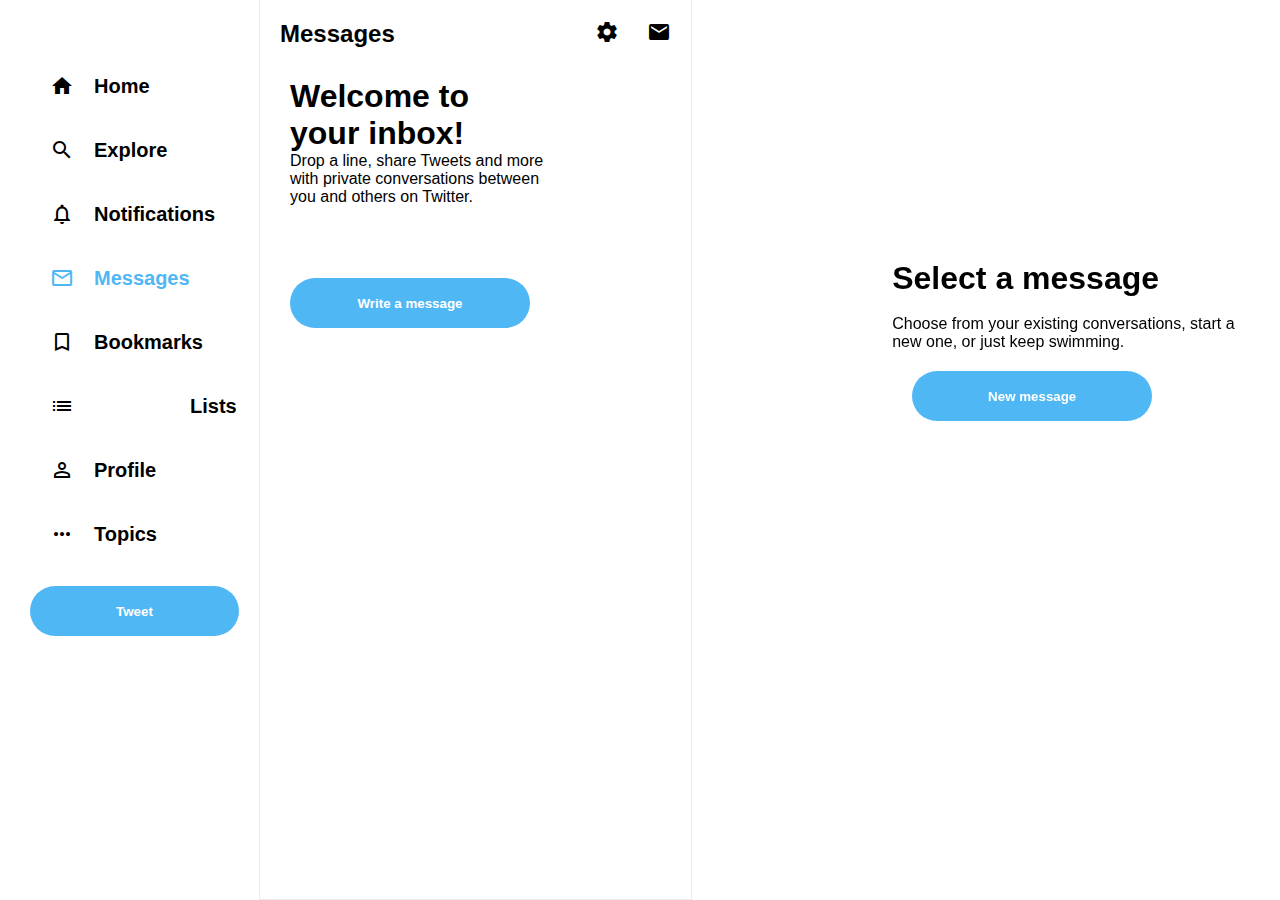
<file: messages.html>
<!DOCTYPE html>
<html lang="en">
  <head>
    <meta charset="UTF-8" />
    <meta http-equiv="X-UA-Compatible" content="IE=edge" />
    <meta name="viewport" content="width=device-width, initial-scale=1.0" />
    <title>Twitter</title>
    <link rel="stylesheet" href="syle_ms.css" />
    <link href="https://fonts.googleapis.com/icon?family=Material+Icons" rel="stylesheet" />
    <link
      rel="stylesheet"
      href="https://cdnjs.cloudflare.com/ajax/libs/font-awesome/5.15.3/css/all.min.css"
      integrity="sha512-iBBXm8fW90+nuLcSKlbmrPcLa0OT92xO1BIsZ+ywDWZCvqsWgccV3gFoRBv0z+8dLJgyAHIhR35VZc2oM/gI1w=="
      crossorigin="anonymous"
    />
  </head>
  <body>
    <!-- sidebar starts -->
    <div class="sidebar">
      <i class="fab fa-twitter"></i>
      <a href="index.html">
        <div class="sidebarOption">
          <span class="material-icons"> home </span>
          <h2>Home</h2>
        </div>
      </a>

      <a href="explore.html">
        <div class="sidebarOption">
          <span class="material-icons"> search </span>
          <h2>Explore</h2>
        </div>
      </a>

      <a href="notifications.html">
        <div class="sidebarOption">
          <span class="material-icons"> notifications_none </span>
          <h2>Notifications</h2>
        </div>
      </a>

      <a href="messages.html">
        <div class="sidebarOption active">
          <span class="material-icons"> mail_outline </span>
          <h2>Messages</h2>
        </div>
      </a>

      <a href="bookmarks.html">
        <div class="sidebarOption">
          <span class="material-icons"> bookmark_border </span>
          <h2>Bookmarks</h2>
        </div>
      </a>

      <a href="lists.html">
        <div class="sidebarOption">
          <span class="material-icons"> list_alt </span>
          <h2>Lists</h2>
        </div>
      </a>

      <a href="profile.html">
        <div class="sidebarOption">
          <span class="material-icons"> perm_identity </span>
          <h2>Profile</h2>
        </div>
      </a>

      <a href="topics.html">
        <div class="sidebarOption">
          <span class="material-icons"> more_horiz </span>
          <h2>Topics</h2>
        </div>
      </a>
      <button class="sidebar__tweet">Tweet</button>
    </div>
    <!-- sidebar ends -->

   
     

<!-- post starts -->
<div class="post">
  <div class="post__avatar">
    <h2>Messages</h2>
    <div class = "iconka">
    <span class="material-icons"> settings </span>
    <span class="material-icons"> gmail </span>
    </div>
  </div>

  <div class="post__body">
    <div class = "mesis">
    <h1>Welcome to your inbox!</h1>
    <p>Drop a line, share Tweets and more with private conversations between you and others on Twitter. </p>
    </div>
    <button class="sendis">Write a message</button>
  </div>
</div>
<!-- post ends -->


    <!-- feed ends -->

      
    <div class="layout__right-sidebar-container">
      <div class="layout__right-sidebar">
               
              <h1>Select a message</h1><br>
              <p>Choose from your existing conversations, start a new one, or just keep swimming.</p>
              <button class="sendis">New message</button>
      </div>
        </div>
       
    
  </body>
</html>
</file>
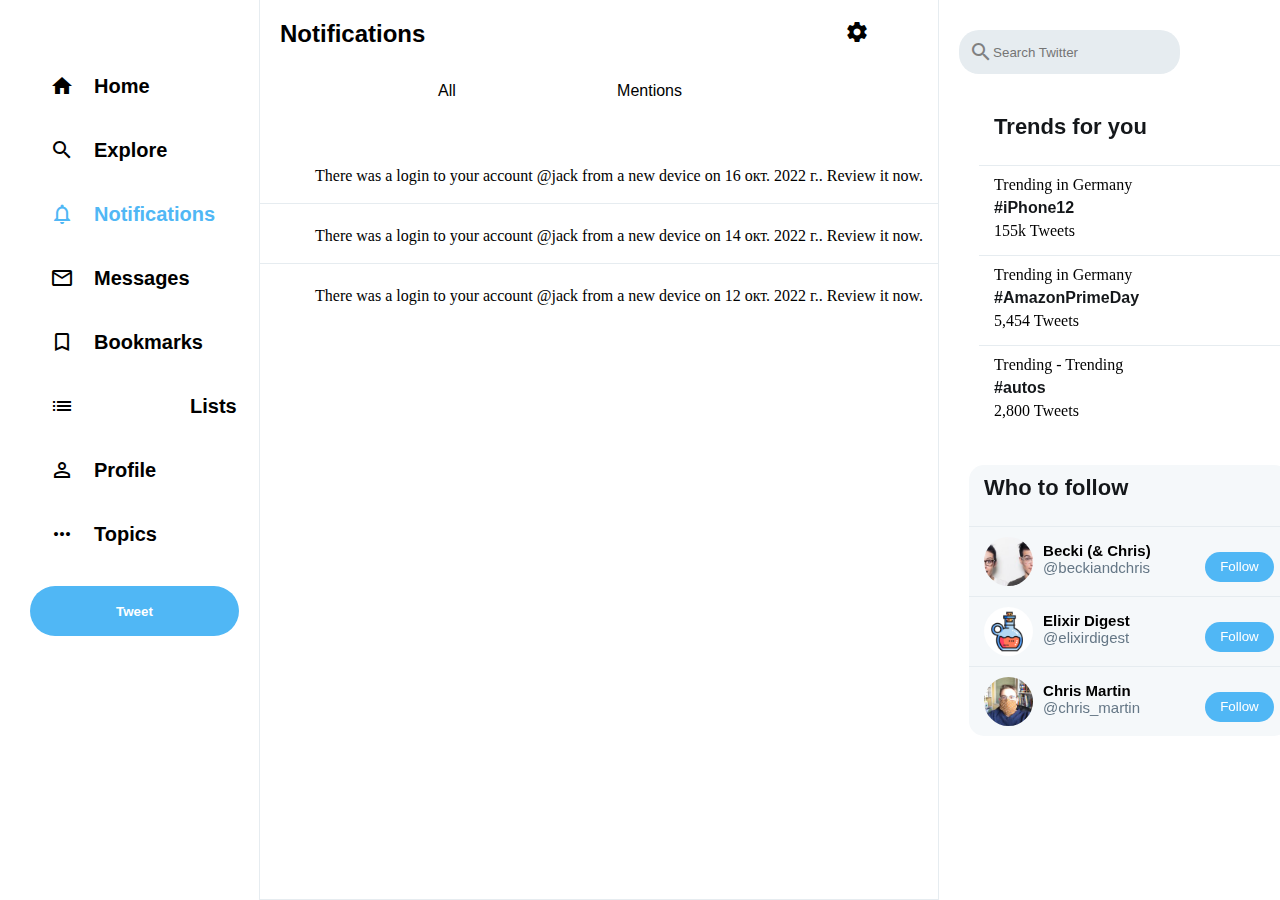
<file: notifications.html>
<!DOCTYPE html>
<html lang="en">
  <head>
    <meta charset="UTF-8" />
    <meta http-equiv="X-UA-Compatible" content="IE=edge" />
    <meta name="viewport" content="width=device-width, initial-scale=1.0" />
    <title>Twitter</title>
    <link rel="stylesheet" href="syle_not.css" />
    <link href="https://fonts.googleapis.com/icon?family=Material+Icons" rel="stylesheet" />
    <link
      rel="stylesheet"
      href="https://cdnjs.cloudflare.com/ajax/libs/font-awesome/5.15.3/css/all.min.css"
      integrity="sha512-iBBXm8fW90+nuLcSKlbmrPcLa0OT92xO1BIsZ+ywDWZCvqsWgccV3gFoRBv0z+8dLJgyAHIhR35VZc2oM/gI1w=="
      crossorigin="anonymous"
    />
  </head>
  <body>
    <!-- sidebar starts -->
    <div class="sidebar">
      <i class="fab fa-twitter"></i>
<a href="index.html">
        <div class="sidebarOption">
          <span class="material-icons"> home </span>
          <h2>Home</h2>
        </div>
      </a>

      <a href="explore.html">
        <div class="sidebarOption">
          <span class="material-icons"> search </span>
          <h2>Explore</h2>
        </div>
      </a>

      <a href="notifications.html">
        <div class="sidebarOption active">
          <span class="material-icons"> notifications_none </span>
          <h2>Notifications</h2>
        </div>
      </a>

      <a href="messages.html">
        <div class="sidebarOption">
          <span class="material-icons"> mail_outline </span>
          <h2>Messages</h2>
        </div>
      </a>

      <a href="bookmarks.html">
        <div class="sidebarOption">
          <span class="material-icons"> bookmark_border </span>
          <h2>Bookmarks</h2>
        </div>
      </a>

      <a href="lists.html">
        <div class="sidebarOption">
          <span class="material-icons"> list_alt </span>
          <h2>Lists</h2>
        </div>
      </a>

      <a href="profile.html">
        <div class="sidebarOption">
          <span class="material-icons"> perm_identity </span>
          <h2>Profile</h2>
        </div>
      </a>

      <a href="topics.html">
        <div class="sidebarOption">
          <span class="material-icons"> more_horiz </span>
          <h2>Topics</h2>
        </div>
      </a>
      <button class="sidebar__tweet">Tweet</button>
    </div>
    <!-- sidebar ends -->

   
     

<!-- post starts -->
<div class="post">
  <div class="post__avatar">
    <h2>Notifications</h2>
    <div class = "iconka">
      <span class="material-icons"> settings </span>
    </div>
  </div>

  <div class="post__body">
    <ul>
      <li><a href="./notifications.html">All</a></li>
      <li style="float:right"><a href="./notifications_mentions.html">Mentions</a></li>
    </ul>
  </div>
  
<div class="trends-for-n">
          <div class="trends-for-you__block">
            <div class="trends-for-you__meta-information">
              <i class="fab fa-twitter"></i>
              There was a login to your account @jack from a new device on 16 окт. 2022 г.. Review it now.
            </div>
          </div>
          <div class="trends-for-you__block">
            <div class="trends-for-you__meta-information">
              <i class="fab fa-twitter"></i>
              There was a login to your account @jack from a new device on 14 окт. 2022 г.. Review it now.
            </div>
          </div>
          <div class="trends-for-you__block">
            <div class="trends-for-you__meta-information">
              <i class="fab fa-twitter"></i>
              There was a login to your account @jack from a new device on 12 окт. 2022 г.. Review it now.
            </div>
          </div>
        </div>

</div>
<!-- post ends -->


    <!-- feed ends -->

    <div class="widgets">
      <div class="widgets__input">
        <span class="material-icons widgets__searchIcon"> search </span>
        <input type="text" placeholder="Search Twitter" />
      </div>
      
    <div class="layout__right-sidebar-container">
      <div class="layout__right-sidebar">
        <div class="trends-for-you">
          <div class="trends-for-you__block">
            <div class="trends-for-you__heading">
              Trends for you
            </div>
          </div>
          <div class="trends-for-you__block">
            <div class="trends-for-you__meta-information">
              Trending in Germany
            </div>
            <div class="trends-for-you__trend-name">
              #iPhone12
            </div>
            <div class="trends-for-you__meta-information">
              155k Tweets
            </div>
          </div>
          <div class="trends-for-you__block">
            <div class="trends-for-you__meta-information">
              Trending in Germany
            </div>
            <div class="trends-for-you__trend-name">
              #AmazonPrimeDay
            </div>
            <div class="trends-for-you__meta-information">
              5,454 Tweets
            </div>
          </div>
          <div class="trends-for-you__block">
            <div class="trends-for-you__meta-information">
              Trending - Trending
            </div>
            <div class="trends-for-you__trend-name">
              #autos
            </div>
            <div class="trends-for-you__meta-information">
              2,800 Tweets
            </div>
          </div>
        </div>
        <div class="who-to-follow">
          <div class="who-to-follow__block">
            <div class="who-to-follow__heading">
              Who to follow
            </div>
          </div>
          <div class="who-to-follow__block">
            <img
              class="who-to-follow__author-logo"
              src="./images/profile-image-1.jpg"
            />
            <div class="who-to-follow__content">
              <div>
                <div class="who-to-follow__author-name">
                  Becki (& Chris)
                </div>
                <div class="who-to-follow__author-slug">
                  @beckiandchris
                </div>
              </div>
              <button class="sidebar__follow">Follow</button>
            </div>
          </div>
          <div class="who-to-follow__block">
            <img
              class="who-to-follow__author-logo"
              src="./images/profile-image-2.png"
            />
            <div class="who-to-follow__content">
              <div>
                <div class="who-to-follow__author-name">
                  Elixir Digest
                </div>
                <div class="who-to-follow__author-slug">
                  @elixirdigest
                </div>
              </div>
              <button class="sidebar__follow">Follow</button>
            </div>
          </div>

          <div class="who-to-follow__block">
            <img
              class="who-to-follow__author-logo"
              src="./images/profile-image-3.jpg"
            />
            <div class="who-to-follow__content">
              <div>
                <div class="who-to-follow__author-name">
                  Chris Martin
                </div>
                <div class="who-to-follow__author-slug">
                  @chris_martin
                </div>
              </div>
              <button class="sidebar__follow">Follow</button>
            </div>
          </div>
        </div>
      </div>
    </div>
  </div>
    
  </body>
</html>
</file>
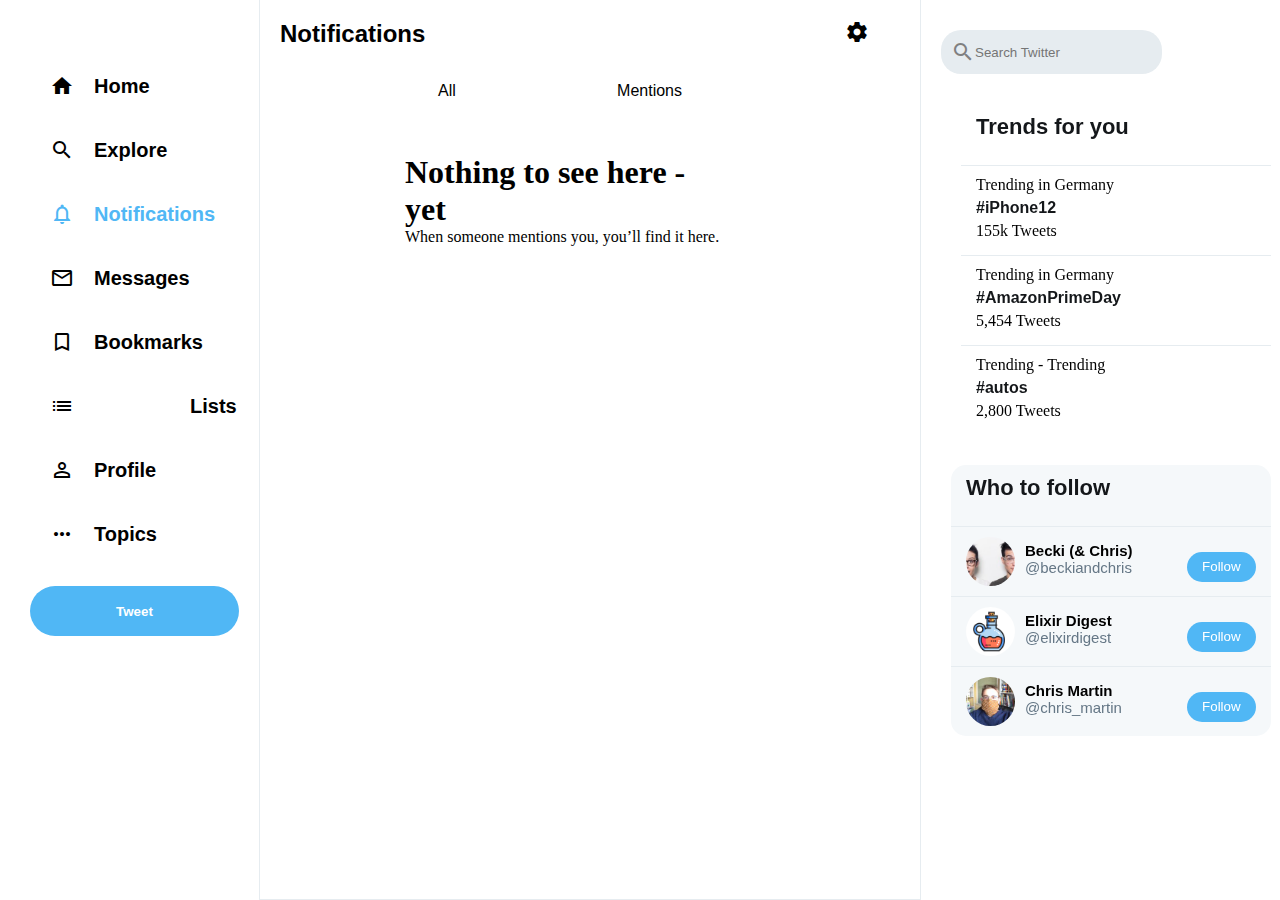
<file: notifications_mentions.html>
<!DOCTYPE html>
<html lang="en">
  <head>
    <meta charset="UTF-8" />
    <meta http-equiv="X-UA-Compatible" content="IE=edge" />
    <meta name="viewport" content="width=device-width, initial-scale=1.0" />
    <title>Twitter</title>
    <link rel="stylesheet" href="syle_not.css" />
    <link href="https://fonts.googleapis.com/icon?family=Material+Icons" rel="stylesheet" />
    <link
      rel="stylesheet"
      href="https://cdnjs.cloudflare.com/ajax/libs/font-awesome/5.15.3/css/all.min.css"
      integrity="sha512-iBBXm8fW90+nuLcSKlbmrPcLa0OT92xO1BIsZ+ywDWZCvqsWgccV3gFoRBv0z+8dLJgyAHIhR35VZc2oM/gI1w=="
      crossorigin="anonymous"
    />
  </head>
  <body>
    <!-- sidebar starts -->
    <div class="sidebar">
      <i class="fab fa-twitter"></i>
<a href="index.html">
        <div class="sidebarOption">
          <span class="material-icons"> home </span>
          <h2>Home</h2>
        </div>
      </a>

      <a href="explore.html">
        <div class="sidebarOption">
          <span class="material-icons"> search </span>
          <h2>Explore</h2>
        </div>
      </a>

      <a href="notifications.html">
        <div class="sidebarOption active">
          <span class="material-icons"> notifications_none </span>
          <h2>Notifications</h2>
        </div>
      </a>

      <a href="messages.html">
        <div class="sidebarOption">
          <span class="material-icons"> mail_outline </span>
          <h2>Messages</h2>
        </div>
      </a>

      <a href="bookmarks.html">
        <div class="sidebarOption">
          <span class="material-icons"> bookmark_border </span>
          <h2>Bookmarks</h2>
        </div>
      </a>

      <a href="lists.html">
        <div class="sidebarOption">
          <span class="material-icons"> list_alt </span>
          <h2>Lists</h2>
        </div>
      </a>

      <a href="profile.html">
        <div class="sidebarOption">
          <span class="material-icons"> perm_identity </span>
          <h2>Profile</h2>
        </div>
      </a>

      <a href="topics.html">
        <div class="sidebarOption">
          <span class="material-icons"> more_horiz </span>
          <h2>Topics</h2>
        </div>
      </a>
      <button class="sidebar__tweet">Tweet</button>
    </div>
    <!-- sidebar ends -->

   
     

<!-- post starts -->
<div class="post">
  <div class="post__avatar">
    <h2>Notifications</h2>
    <div class = "iconka">
      <span class="material-icons"> settings </span>
    </div>
  </div>

  <div class="post__body">
    <ul>
      <li><a href="./notifications.html">All</a></li>
      <li style="float:right"><a href="./notifications_mentions.html">Mentions</a></li>
    </ul>
  </div>
  
<div class="trends-for-nm">
          <div class="trends-for-you__block">
            <div class="trends-for-you__meta-information">
              <h1>Nothing to see here - yet</h1>
              <p>When someone mentions you, you’ll find it here.</p>
            </div>
          </div>   
        </div>

</div>
<!-- post ends -->


    <!-- feed ends -->

    <div class="widgets">
      <div class="widgets__input">
        <span class="material-icons widgets__searchIcon"> search </span>
        <input type="text" placeholder="Search Twitter" />
      </div>
      
    <div class="layout__right-sidebar-container">
      <div class="layout__right-sidebar">
        <div class="trends-for-you">
          <div class="trends-for-you__block">
            <div class="trends-for-you__heading">
              Trends for you
            </div>
          </div>
          <div class="trends-for-you__block">
            <div class="trends-for-you__meta-information">
              Trending in Germany
            </div>
            <div class="trends-for-you__trend-name">
              #iPhone12
            </div>
            <div class="trends-for-you__meta-information">
              155k Tweets
            </div>
          </div>
          <div class="trends-for-you__block">
            <div class="trends-for-you__meta-information">
              Trending in Germany
            </div>
            <div class="trends-for-you__trend-name">
              #AmazonPrimeDay
            </div>
            <div class="trends-for-you__meta-information">
              5,454 Tweets
            </div>
          </div>
          <div class="trends-for-you__block">
            <div class="trends-for-you__meta-information">
              Trending - Trending
            </div>
            <div class="trends-for-you__trend-name">
              #autos
            </div>
            <div class="trends-for-you__meta-information">
              2,800 Tweets
            </div>
          </div>
        </div>
        <div class="who-to-follow">
          <div class="who-to-follow__block">
            <div class="who-to-follow__heading">
              Who to follow
            </div>
          </div>
          <div class="who-to-follow__block">
            <img
              class="who-to-follow__author-logo"
              src="./images/profile-image-1.jpg"
            />
            <div class="who-to-follow__content">
              <div>
                <div class="who-to-follow__author-name">
                  Becki (& Chris)
                </div>
                <div class="who-to-follow__author-slug">
                  @beckiandchris
                </div>
              </div>
              <button class="sidebar__follow">Follow</button>
            </div>
          </div>
          <div class="who-to-follow__block">
            <img
              class="who-to-follow__author-logo"
              src="./images/profile-image-2.png"
            />
            <div class="who-to-follow__content">
              <div>
                <div class="who-to-follow__author-name">
                  Elixir Digest
                </div>
                <div class="who-to-follow__author-slug">
                  @elixirdigest
                </div>
              </div>
              <button class="sidebar__follow">Follow</button>
            </div>
          </div>

          <div class="who-to-follow__block">
            <img
              class="who-to-follow__author-logo"
              src="./images/profile-image-3.jpg"
            />
            <div class="who-to-follow__content">
              <div>
                <div class="who-to-follow__author-name">
                  Chris Martin
                </div>
                <div class="who-to-follow__author-slug">
                  @chris_martin
                </div>
              </div>
              <button class="sidebar__follow">Follow</button>
            </div>
          </div>
        </div>
      </div>
    </div>
  </div>
    
  </body>
</html>
</file>
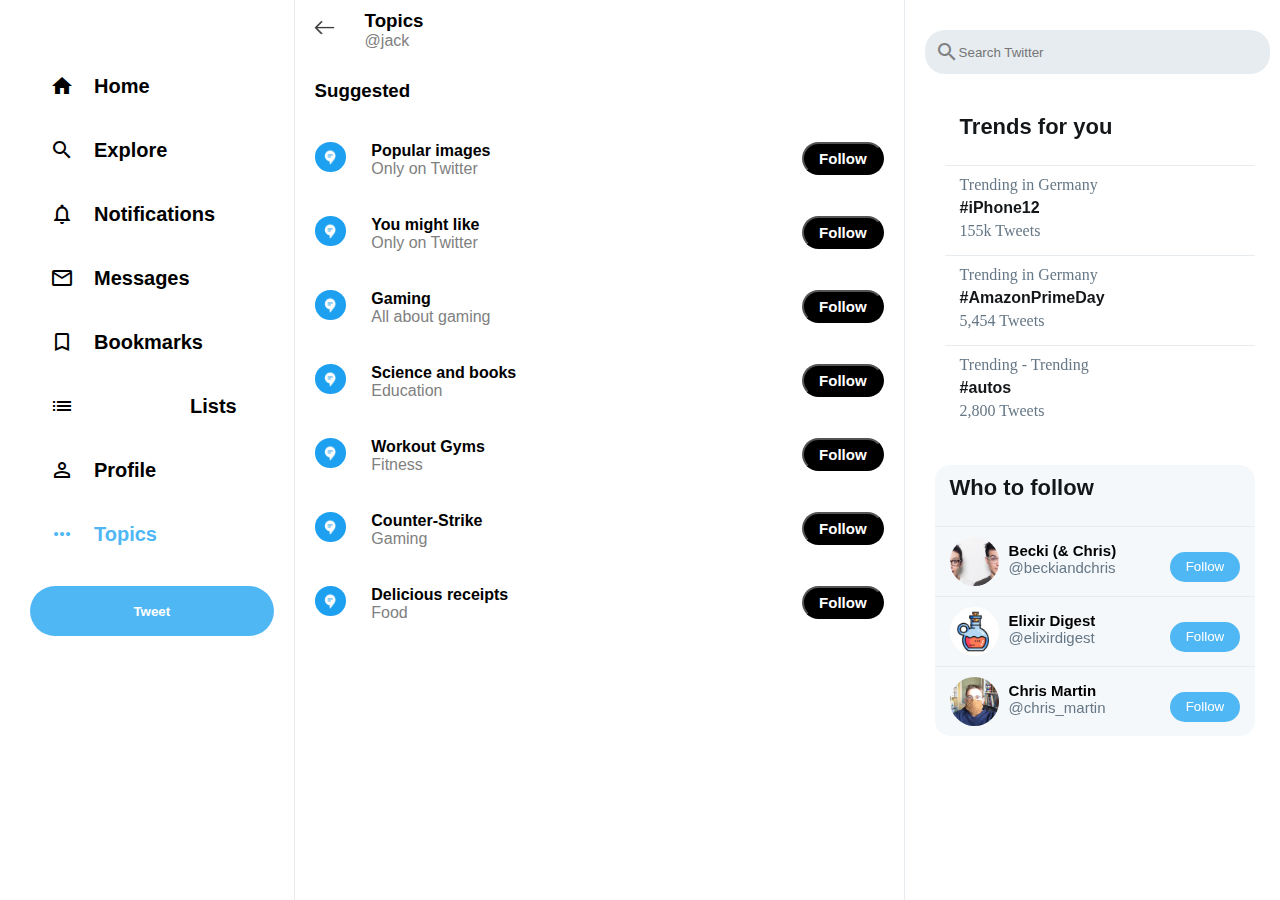
<file: topics.html>
<!DOCTYPE html>
<html lang="en">
  <head>
    <meta charset="UTF-8" />
    <meta http-equiv="X-UA-Compatible" content="IE=edge" />
    <meta name="viewport" content="width=device-width, initial-scale=1.0" />
    <title>Twitter</title>
    <link rel="stylesheet" href="styles_topic.css" />
    <link href="https://fonts.googleapis.com/icon?family=Material+Icons" rel="stylesheet" />
    <link
      rel="stylesheet"
      href="https://cdnjs.cloudflare.com/ajax/libs/font-awesome/5.15.3/css/all.min.css"
      integrity="sha512-iBBXm8fW90+nuLcSKlbmrPcLa0OT92xO1BIsZ+ywDWZCvqsWgccV3gFoRBv0z+8dLJgyAHIhR35VZc2oM/gI1w=="
      crossorigin="anonymous"
    />
  </head>
  <body>
    <!-- sidebar starts -->
    <div class="sidebar">
      <i class="fab fa-twitter"></i>
      <a href="index.html">
        <div class="sidebarOption">
          <span class="material-icons"> home </span>
          <h2>Home</h2>
        </div>
      </a>

      <a href="explore.html">
        <div class="sidebarOption">
          <span class="material-icons"> search </span>
          <h2>Explore</h2>
        </div>
      </a>

      <a href="notifications.html">
        <div class="sidebarOption">
          <span class="material-icons"> notifications_none </span>
          <h2>Notifications</h2>
        </div>
      </a>

      <a href="messages.html">
        <div class="sidebarOption">
          <span class="material-icons"> mail_outline </span>
          <h2>Messages</h2>
        </div>
      </a>

      <a href="bookmarks.html">
        <div class="sidebarOption">
          <span class="material-icons"> bookmark_border </span>
          <h2>Bookmarks</h2>
        </div>
      </a>

      <a href="lists.html">
        <div class="sidebarOption">
          <span class="material-icons"> list_alt </span>
          <h2>Lists</h2>
        </div>
      </a>

      <a href="profile.html">
        <div class="sidebarOption">
          <span class="material-icons"> perm_identity </span>
          <h2>Profile</h2>
        </div>
      </a>

      <a href="topics.html">
        <div class="sidebarOption active">
          <span class="material-icons"> more_horiz </span>
          <h2>Topics</h2>
        </div>
      </a>
      <button class="sidebar__tweet">Tweet</button>
    </div>
    <!-- sidebar ends -->

    <!-- feed starts -->
    <div class="feed topicfeed">
      <div class="listHeader">
        <img src="images/arrow1.png"/>
        <div>
          <h3>Topics</h3>
          <p>@jack</p>
        </div>
      </div>



      <!-- suggestedTopics starts -->
      <div class="suggestedTopics">
        <h3>Suggested</h3>

        <!-- topic starts -->
        <div class="topic">
          <div class="topicAvatar">
            <img
              src="images/topic.png"
              alt=""
            />
          </div>

          <div class="listBody">
            <div class="">
              <div class="topicName">
                <h4>
                  Popular images
                </h4>
              </div>
              <div class="topicDescription">
                <p>
                  Only on Twitter
                </p>
              </div>
            </div>
          </div>

          <button class="flw_btn noFlash">
            Follow
          </button>
        </div>
        <!-- topic ends -->


        <!-- topic starts -->
        <div class="topic">
          <div class="topicAvatar">
            <img
              src="images/topic.png"
              alt=""
            />
          </div>

          <div class="listBody">
            <div class="">
              <div class="topicName">
                <h4>
                  You might like
                </h4>
              </div>
              <div class="topicDescription">
                <p>
                  Only on Twitter
                </p>
              </div>
            </div>
          </div>

          <button class="flw_btn noFlash">
            Follow
          </button>
        </div>
        <!-- topic ends -->

        <!-- topic starts -->
        <div class="topic">
          <div class="topicAvatar">
            <img
              src="images/topic.png"
              alt=""
            />
          </div>

          <div class="listBody">
            <div class="">
              <div class="topicName">
                <h4>
                  Gaming
                </h4>
              </div>
              <div class="topicDescription">
                <p>
                  All about gaming
                </p>
              </div>
            </div>
          </div>

          <button class="flw_btn noFlash">
            Follow
          </button>
        </div>
        <!-- topic ends -->

        <!-- topic starts -->
        <div class="topic">
          <div class="topicAvatar">
            <img
              src="images/topic.png"
              alt=""
            />
          </div>

          <div class="listBody">
            <div class="">
              <div class="topicName">
                <h4>
                  Science and books
                </h4>
              </div>
              <div class="topicDescription">
                <p>
                  Education
                </p>
              </div>
            </div>
          </div>

          <button class="flw_btn noFlash">
            Follow
          </button>
        </div>
        <!-- topic ends -->

                <!-- topic starts -->
        <div class="topic">
          <div class="topicAvatar">
            <img
              src="images/topic.png"
              alt=""
            />
          </div>

          <div class="listBody">
            <div class="">
              <div class="topicName">
                <h4>
                  Workout Gyms
                </h4>
              </div>
              <div class="topicDescription">
                <p>
                  Fitness
                </p>
              </div>
            </div>
          </div>

          <button class="flw_btn noFlash">
            Follow
          </button>
        </div>
        <!-- topic ends -->

        <!-- topic starts -->
        <div class="topic">
          <div class="topicAvatar">
            <img
              src="images/topic.png"
              alt=""
            />
          </div>

          <div class="listBody">
            <div class="">
              <div class="topicName">
                <h4>
                  Counter-Strike
                </h4>
              </div>
              <div class="topicDescription">
                <p>
                  Gaming
                </p>
              </div>
            </div>
          </div>

          <button class="flw_btn noFlash">
            Follow
          </button>
        </div>
        <!-- topic ends -->

         <!-- topic starts -->
        <div class="topic">
          <div class="topicAvatar">
            <img
              src="images/topic.png"
              alt=""
            />
          </div>

          <div class="listBody">
            <div class="">
              <div class="topicName">
                <h4>
                  Delicious receipts
                </h4>
              </div>
              <div class="topicDescription">
                <p>
                  Food
                </p>
              </div>
            </div>
          </div>

          <button class="flw_btn noFlash">
            Follow
          </button>
        </div>
        <!-- topic ends -->
    
      </div>
      <!-- suggestedTopics ends -->

    </div>
    <!-- feed ends -->

    <!-- widgets starts -->
<div class="widgets">
    <div class="widgets__input">
        <span class="material-icons widgets__searchIcon"> search </span>
        <input type="text" placeholder="Search Twitter" />
    </div>

    <div class="layout__right-sidebar-container">
        <div class="layout__right-sidebar">
            <div class="trends-for-you">
                <div class="trends-for-you__block">
                    <div class="trends-for-you__heading">
                        Trends for you
                    </div>
                </div>
                <div class="trends-for-you__block">
                    <div class="trends-for-you__meta-information">
                        Trending in Germany
                    </div>
                    <div class="trends-for-you__trend-name">
                        #iPhone12
                    </div>
                    <div class="trends-for-you__meta-information">
                        155k Tweets
                    </div>
                </div>
                <div class="trends-for-you__block">
                    <div class="trends-for-you__meta-information">
                        Trending in Germany
                    </div>
                    <div class="trends-for-you__trend-name">
                        #AmazonPrimeDay
                    </div>
                    <div class="trends-for-you__meta-information">
                        5,454 Tweets
                    </div>
                </div>
                <div class="trends-for-you__block">
                    <div class="trends-for-you__meta-information">
                        Trending - Trending
                    </div>
                    <div class="trends-for-you__trend-name">
                        #autos
                    </div>
                    <div class="trends-for-you__meta-information">
                        2,800 Tweets
                    </div>
                </div>
            </div>
            <div class="who-to-follow">
                <div class="who-to-follow__block">
                    <div class="who-to-follow__heading">
                        Who to follow
                    </div>
                </div>
                <div class="who-to-follow__block">
                    <img
                            class="who-to-follow__author-logo"
                            src="./images/profile-image-1.jpg"
                    />
                    <div class="who-to-follow__content">
                        <div>
                            <div class="who-to-follow__author-name">
                                Becki (& Chris)
                            </div>
                            <div class="who-to-follow__author-slug">
                                @beckiandchris
                            </div>
                        </div>
                        <button class="sidebar__follow">Follow</button>
                    </div>
                </div>
                <div class="who-to-follow__block">
                    <img
                            class="who-to-follow__author-logo"
                            src="./images/profile-image-2.png"
                    />
                    <div class="who-to-follow__content">
                        <div>
                            <div class="who-to-follow__author-name">
                                Elixir Digest
                            </div>
                            <div class="who-to-follow__author-slug">
                                @elixirdigest
                            </div>
                        </div>
                        <button class="sidebar__follow">Follow</button>
                    </div>
                </div>

                <div class="who-to-follow__block">
                    <img
                            class="who-to-follow__author-logo"
                            src="./images/profile-image-3.jpg"
                    />
                    <div class="who-to-follow__content">
                        <div>
                            <div class="who-to-follow__author-name">
                                Chris Martin
                            </div>
                            <div class="who-to-follow__author-slug">
                                @chris_martin
                            </div>
                        </div>
                        <button class="sidebar__follow">Follow</button>
                    </div>
                </div>
            </div>
        </div>
    </div>
</div>
    <!-- widgets ends -->
  </body>
</html>
</file>
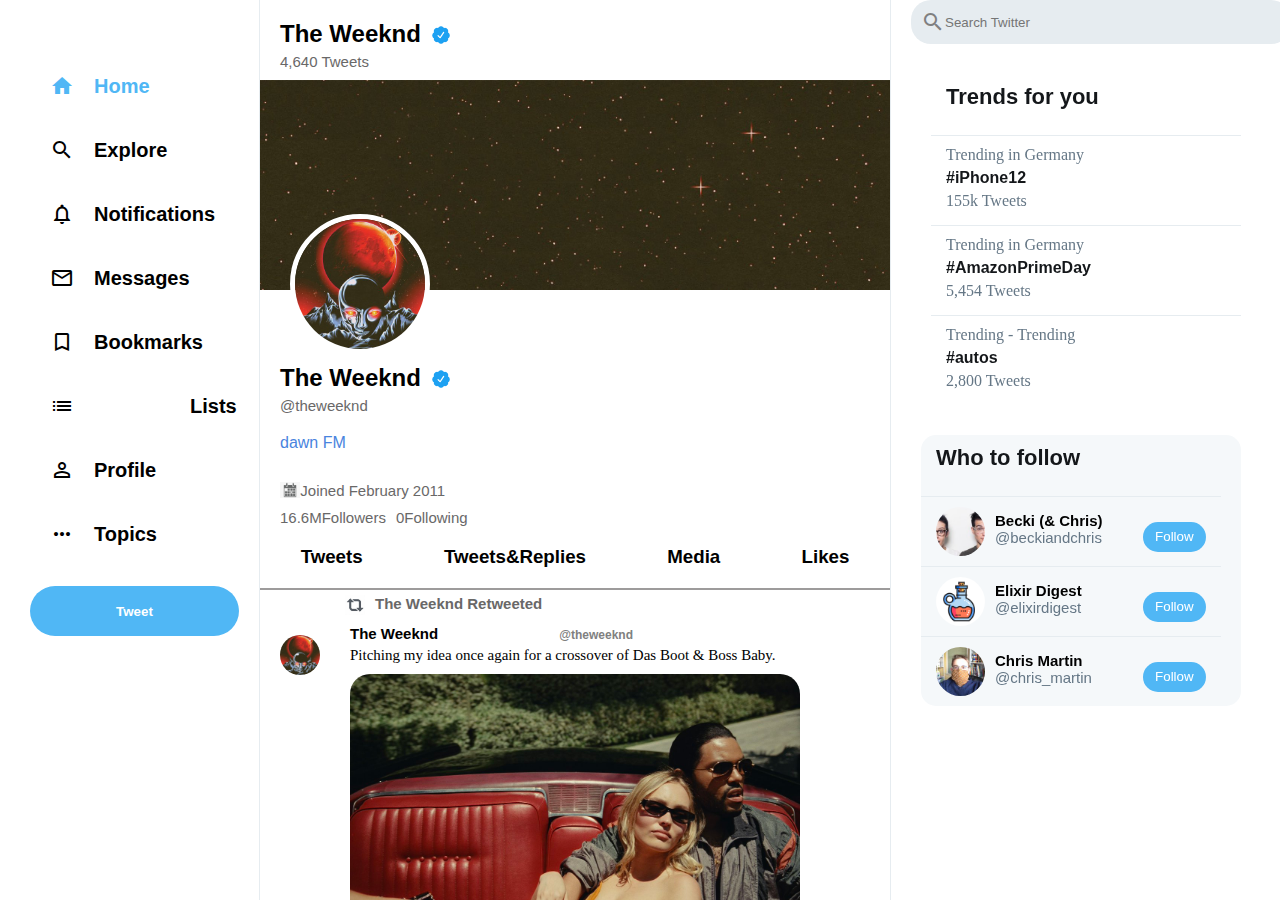
<file: weeknd.html>
<!DOCTYPE html>
<html lang="en">
<head>
    <meta charset="UTF-8" />
    <meta http-equiv="X-UA-Compatible" content="IE=edge" />
    <meta name="viewport" content="width=device-width, initial-scale=1.0" />
    <title>Twitter</title>
    <link rel="stylesheet" href="styles.css" />
    <link href="https://fonts.googleapis.com/icon?family=Material+Icons" rel="stylesheet" />
    <link
            rel="stylesheet"
            href="https://cdnjs.cloudflare.com/ajax/libs/font-awesome/5.15.3/css/all.min.css"
            integrity="sha512-iBBXm8fW90+nuLcSKlbmrPcLa0OT92xO1BIsZ+ywDWZCvqsWgccV3gFoRBv0z+8dLJgyAHIhR35VZc2oM/gI1w=="
            crossorigin="anonymous"
    />
</head>


<body>
<!-- sidebar starts -->
<div class="sidebar">
    <i class="fab fa-twitter"></i>
      <a href="index.html">
        <div class="sidebarOption active">
          <span class="material-icons"> home </span>
          <h2>Home</h2>
        </div>
      </a>

      <a href="explore.html">
        <div class="sidebarOption">
          <span class="material-icons"> search </span>
          <h2>Explore</h2>
        </div>
      </a>

      <a href="notifications.html">
        <div class="sidebarOption">
          <span class="material-icons"> notifications_none </span>
          <h2>Notifications</h2>
        </div>
      </a>

      <a href="messages.html">
        <div class="sidebarOption">
          <span class="material-icons"> mail_outline </span>
          <h2>Messages</h2>
        </div>
      </a>

      <a href="bookmarks.html">
        <div class="sidebarOption">
          <span class="material-icons"> bookmark_border </span>
          <h2>Bookmarks</h2>
        </div>
      </a>

      <a href="lists.html">
        <div class="sidebarOption">
          <span class="material-icons"> list_alt </span>
          <h2>Lists</h2>
        </div>
      </a>

      <a href="profile.html">
        <div class="sidebarOption">
          <span class="material-icons"> perm_identity </span>
          <h2>Profile</h2>
        </div>
      </a>

      <a href="topics.html">
        <div class="sidebarOption">
          <span class="material-icons"> more_horiz </span>
          <h2>Topics</h2>
        </div>
      </a>
    <button class="sidebar__tweet">Tweet</button>
</div>
<!-- sidebar ends -->




<!-- profile starts -->
<div class="feed">
    <div class="profile_header">

        <div class="top">
            <h2>The Weeknd</h2>
            <img class="verifiedIcon" src="images/verified_page_icon.png" height="20px"/>
        </div>

        <div class="numberOfTweets">
            <p>4,640 Tweets</p>
        </div>

        <div class="backgroundImage">
            <img src="img/thwback.jpeg" height="210px"/>
        </div>

        <div class="profilePhoto">
            <img id="profilePhotoID" src="img/thwavatar.jpeg" height="140px"/>
        </div>

        <div class="top">
            <h2>The Weeknd</h2>
            <img class="verifiedIcon" src="images/verified_page_icon.png" height="20px"/>
        </div>

        <div class="info">
            <p class="jack">@theweeknd</p>
            <p id="bitcoin">dawn FM </p>

            <div class="joinDate">
                <img src="images/calendarImage.png" height="16px">
                <p> Joined February 2011</p>
            </div>

            <div class="followersFollowing">
                <div class="joinDate">
                    <span class="spanFollowers">
                        <p class="">16.6M</p>
                        <p class="jack">Followers</p>
                    </span>

                </div>
                <div class="joinDate" >
                    <span class="spanFollowers">
                        <p>0</p>
                        <p class="jack">Following</p>
                    </span>
                </div>
            </div>
        </div>

        <div class="tweetsPanel">
            <div class="tweets"><h3>Tweets</h3></div>
            <div class="tweets"><h3>Tweets&Replies</h3></div>
            <div class="tweets"><h3>Media</h3></div>
            <div class="tweets"><h3>Likes</h3></div>
        </div>

        <div class="line"></div>

        <div class="numberOfTweets">
            <img id="retweetIcon" src="images/retweetIcon.jpeg" height="20px"/>
            <p id="retweet">The Weeknd Retweeted</p>
        </div>

        <div class="post">
            <div class="post__avatar">
                <img src="img/thwavatar.jpeg"  alt=""/>
            </div>

            <div class="post__body">
                <div class="post__header">
                    <div class="post__headerText">
                        <h3>
                            The Weeknd
                            <span class="post__headerSpecial"
                            ><span class="material-icons post__badge"> verified </span>@theweeknd</span>
                        </h3>
                    </div>
                    <div class="post__headerDescription">
                        <p>Pitching my idea once again for a crossover of Das Boot & Boss Baby.</p>
                    </div>
                </div>
                <img src="img/weekpost.jpeg" alt="" />
                <div class="post__footer">
                    <span class="material-icons"> repeat </span>
                    <span class="material-icons"> favorite_border </span>
                    <span class="material-icons"> publish </span>
                </div>
            </div>
        </div>


        <div class="post">
            <div class="post__avatar">
                <img src="img/thwavatar.jpeg"  alt=""/>
            </div>

            <div class="post__body">
                <div class="post__header">
                    <div class="post__headerText">
                        <h3>
                            The Weeknd
                            <span class="post__headerSpecial"
                            ><span class="material-icons post__badge"> verified </span>@theweeknd</span>
                        </h3>
                    </div>
                    <div class="post__headerDescription">
                        <p>“Trust no one … Just me.”</p>
                    </div>
                </div>
                <img src="img/weekpost2.jpeg" alt="" />
                <div class="post__footer">
                    <span class="material-icons"> repeat </span>
                    <span class="material-icons"> favorite_border </span>
                    <span class="material-icons"> publish </span>
                </div>
            </div>
        </div>
 

 <!-- yourLists starts -->
      <div class="discoverNewLists yourLists">
        <h3>Who to follow</h3>
        <!-- list starts -->

  <!-- discoverNewLists starts -->
  <div class="discoverNewLists">
    
    <!-- list starts -->
    <div class="list">
      <div class="listAvatar1">
        <img class="who-to-follow__author-logo1"
          src="img/whotofollow1.jpeg"
          alt=""
        />
      </div>

      <div class="listBody">
        <div class="">
          <div class="listName">
            <h4>
                T<span class="material-icons post__badge"> verified </span>
            </h4>
          </div>
          <div class="who-to-follow__author-slug">
            @tylerthecreator
        </div>
        </div>
      </div>

      <button class="flw_btn noFlash">
        Follow
      </button>
    </div>
    <!-- list ends -->


    <div class="list">
        <div class="listAvatar1">
          <img class="who-to-follow__author-logo1"
            src="img/whotofollow2.jpeg"
            alt=""
          />
        </div>
  
        <div class="listBody">
          <div class="">
            <div class="listName">
              <h4>
                  SZA<span class="material-icons post__badge"> verified </span>
              </h4>
            </div>
            <div class="who-to-follow__author-slug">
              @sza
          </div>
          </div>
        </div>
  
        <button class="flw_btn noFlash">
          Follow
        </button>
      </div>
      <!-- list ends -->




    <div class="list">
        <div class="listAvatar1">
          <img class="who-to-follow__author-logo1"
            src="img/whotofollow3.jpeg"
            alt=""
          />
        </div>
  
        <div class="listBody">
          <div class="">
            <div class="listName">
              <h4>
                  Cardi B<span class="material-icons post__badge"> verified </span>
              </h4>
            </div>
            <div class="who-to-follow__author-slug">
              @iamcardib
          </div>
          </div>
        </div>
  
        <button class="flw_btn noFlash">
          Follow
        </button>
      </div>
      <!-- list ends -->

   

    <div class="showMore">
      <p>Show more</p>
    </div>
  </div>
      </div>
  <!-- discoverNewLists ends -->

  <div class="post">
    <div class="post__avatar">
        <img src="img/thwavatar.jpeg"  alt=""/>
    </div>

    <div class="post__body">
        <div class="post__header">
            <div class="post__headerText">
                <h3>
                    The Weeknd
                    <span class="post__headerSpecial"
                    ><span class="material-icons post__badge"> verified </span>@theweeknd</span>
                </h3>
            </div>
            <div class="post__headerDescription">
                <p>@ 10 am LA time ❤️‍🔥</p>
            </div>
        </div>
        <img src="img/weekpost3.jpeg" alt="" />
        <div class="post__footer">
            <span class="material-icons"> repeat </span>
            <span class="material-icons"> favorite_border </span>
            <span class="material-icons"> publish </span>
        </div>
    </div>
</div>

<div class="post">
    <div class="post__avatar">
        <img src="img/thwavatar.jpeg"  alt=""/>
    </div>

    <div class="post__body">
        <div class="post__header">
            <div class="post__headerText">
                <h3>
                    The Weeknd
                    <span class="post__headerSpecial"
                    ><span class="material-icons post__badge"> verified </span>@theweeknd</span>
                </h3>
            </div>
            <div class="post__headerDescription">
                <p>IDOL EXCLUSIVE IN LA TONIGHT</p>
            </div>
        </div>
        <img src="img/weekpost4.jpeg" alt="" />
        <div class="post__footer">
            <span class="material-icons"> repeat </span>
            <span class="material-icons"> favorite_border </span>
            <span class="material-icons"> publish </span>
        </div>
    </div>
</div>



<div class="post">
    <div class="post__avatar">
        <img src="img/thwavatar.jpeg"  alt=""/>
    </div>

    <div class="post__body">
        <div class="post__header">
            <div class="post__headerText">
                <h3>
                    The Weeknd
                    <span class="post__headerSpecial"
                    ><span class="material-icons post__badge"> verified </span>@theweeknd</span>
                </h3>
            </div>
            <div class="post__headerDescription">
                <p>Pitching my idea once again for a crossover of Das Boot & Boss Baby.</p>
            </div>
        </div>
        <img src="img/weekpost.jpeg" alt="" />
        <div class="post__footer">
            <span class="material-icons"> repeat </span>
            <span class="material-icons"> favorite_border </span>
            <span class="material-icons"> publish </span>
        </div>
    </div>
</div>

</div>
</div>
</div>


<!-- profile ends -->

<div class="widgets">
    <div class="widgets__input">
        <span class="material-icons widgets__searchIcon"> search </span>
        <input type="text" placeholder="Search Twitter" />
    </div>

    <div class="layout__right-sidebar-container">
        <div class="layout__right-sidebar">
            <div class="trends-for-you">
                <div class="trends-for-you__block">
                    <div class="trends-for-you__heading">
                        Trends for you
                    </div>
                </div>
                <div class="trends-for-you__block">
                    <div class="trends-for-you__meta-information">
                        Trending in Germany
                    </div>
                    <div class="trends-for-you__trend-name">
                        #iPhone12
                    </div>
                    <div class="trends-for-you__meta-information">
                        155k Tweets
                    </div>
                </div>
                <div class="trends-for-you__block">
                    <div class="trends-for-you__meta-information">
                        Trending in Germany
                    </div>
                    <div class="trends-for-you__trend-name">
                        #AmazonPrimeDay
                    </div>
                    <div class="trends-for-you__meta-information">
                        5,454 Tweets
                    </div>
                </div>
                <div class="trends-for-you__block">
                    <div class="trends-for-you__meta-information">
                        Trending - Trending
                    </div>
                    <div class="trends-for-you__trend-name">
                        #autos
                    </div>
                    <div class="trends-for-you__meta-information">
                        2,800 Tweets
                    </div>
                </div>
            </div>
            <div class="who-to-follow">
                <div class="who-to-follow__block">
                    <div class="who-to-follow__heading">
                        Who to follow
                    </div>
                </div>
                <div class="who-to-follow__block">
                    <img
                            class="who-to-follow__author-logo"
                            src="./images/profile-image-1.jpg"
                    />
                    <div class="who-to-follow__content">
                        <div>
                            <div class="who-to-follow__author-name">
                                Becki (& Chris)
                            </div>
                            <div class="who-to-follow__author-slug">
                                @beckiandchris
                            </div>
                        </div>
                        <button class="sidebar__follow">Follow</button>
                    </div>
                </div>
                <div class="who-to-follow__block">
                    <img
                            class="who-to-follow__author-logo"
                            src="./images/profile-image-2.png"
                    />
                    <div class="who-to-follow__content">
                        <div>
                            <div class="who-to-follow__author-name">
                                Elixir Digest
                            </div>
                            <div class="who-to-follow__author-slug">
                                @elixirdigest
                            </div>
                        </div>
                        <button class="sidebar__follow">Follow</button>
                    </div>
                </div>

                <div class="who-to-follow__block">
                    <img
                            class="who-to-follow__author-logo"
                            src="./images/profile-image-3.jpg"
                    />
                    <div class="who-to-follow__content">
                        <div>
                            <div class="who-to-follow__author-name">
                                Chris Martin
                            </div>
                            <div class="who-to-follow__author-slug">
                                @chris_martin
                            </div>
                        </div>
                        <button class="sidebar__follow">Follow</button>
                    </div>
                </div>
            </div>
        </div>
    </div>
</div>

</body>
</html>
</file>
<file: styles.css>
* {
  margin: 0;
  padding: 0;
  box-sizing: border-box;
}

body {
  --twitter-color: #50b7f5;
  --twitter-background: #e6ecf0;
  font-family: 'Helvetica', 'Arial', sans-serif;
}

a:link {
  color: black;
  text-decoration: none;
}

/* visited link */
a:visited {
  text-decoration: none;
  color: black;
}

.sidebarOption {
  display: flex;
  align-items: center;
  cursor: pointer;
}

.sidebarOption .material-icons,
.fa-twitter {
  padding: 20px;
}

.sidebarOption h2 {
  font-weight: 800;
  font-size: 20px;
  margin-right: 20px;
}

.sidebarOption:hover {
  background-color: var(--twitter-background);
  border-radius: 30px;
  color: var(--twitter-color);
  transition: color 100ms ease-out;
}

.sidebarOption.active {
  color: var(--twitter-color);
}

.sidebar__tweet {
  width: 100%;
  background-color: var(--twitter-color);
  border: none;
  color: white;
  font-weight: 900;
  border-radius: 30px;
  height: 50px;
  margin-top: 20px;
}
.sidebar__follow{
  width: 30%;
  background-color: var(--twitter-color);
  border: none;
  color: white;
  font-weight: 400;
  border-radius: 30px;
  height: 30px;
  margin-top: 10px;
}

body {
  display: flex;
  height: 100vh;
  max-width: 1300px;
  margin-left: auto;
  margin-right: auto;
  padding: 0 10px;
}

.sidebar {
  border-right: 1px solid var(--twitter-background);
  flex: 0.2;
  min-width: 250px;
  padding: 20px;
  padding-left: 20px;
  padding-right: 20px;
}

.fa-twitter {
  color: var(--twitter-color);
  font-size: 30px;
}

/* feed */
.feed {
  flex: 0.5;
  border-right: 1px solid var(--twitter-background);
  min-width: fit-content;
  overflow-y: scroll;
}

.topicfeed {
  width: 1000px;
}

.feed__header {
  position: sticky;
  top: 0;
  background-color: white;
  z-index: 100;
  border: 1px solid var(--twitter-background);
  padding: 15px 20px;
}

.feed__header h2 {
  font-size: 20px;
  font-weight: 800;
}

.feed::-webkit-scrollbar {
  display: none;
}

.feed {
  -ms-overflow-style: none;
  scrollbar-width: none;
}

/* tweet box */
.tweetbox__input img {
  border-radius: 50%;
  height: 40px;
}

.tweetBox {
  padding-bottom: 10px;
  border-bottom: 8px solid var(--twitter-background);
  padding-right: 10px;
}

.tweetBox form {
  display: flex;
  flex-direction: column;
}

.tweetbox__input {
  display: flex;
  padding: 20px;
  margin-bottom: -20px;
}

.tweetbox__input input {
  flex: 1;
  margin-left: 20px;
  font-size: 20px;
  border: none;
  outline: none;
  
}

.tweetBox__tweetButton {
  background-color: var(--twitter-color);
  border: none;
  color: white;
  font-weight: 900;

  border-radius: 30px;
  width: 80px;
  height: 40px;
  margin-top: 20px;
  margin-left: auto;
}

/* post */
.post__avatar img {
  border-radius: 50%;
  height: 40px;
}

.post {
  display: flex;
  align-items: flex-start;
  border-bottom: 1px solid var(--twitter-background);
  padding-bottom: 10px;
}

.post__body img {
  width: 450px;
  object-fit: contain;
  border-radius: 20px;
}

.post__footer {
  display: flex;
  justify-content: space-between;
  margin-top: 10px;
}

.post__badge {
  font-size: 14px !important;
  color: var(--twitter-color);
  margin-right: 5px;
}

.post__headerSpecial {
  font-weight: 600;
  font-size: 12px;
  color: gray;
}

.post__headerText h3 {
  font-size: 15px;
  margin-bottom: 5px;
}

.post__headerDescription {
  margin-bottom: 10px;
  font-size: 15px;
  font-weight: 300;
  color: #000000;
  font-family: serif;
}

.post__body {
  flex: 1;
  padding: 10px;
}

.post__avatar {
  padding: 20px;
}

/* widgets */
.widgets {
  flex: 0.3;
  margin-right: 100px;
}

.widgets__input {
  display: flex;
  align-items: center;
  background-color: var(--twitter-background);
  width: 380px;
}

.widgets__input {
  padding: 10px;
  border-radius: 20px;
  margin-left: 20px;
  margin-right: 200px;
}

.widgets__input input {
  border: none;
  background-color: var(--twitter-background);
}



.widgets__searchIcon {
  color: gray;
}

.widgets__widgetContainer {
  margin-top: 15px;
  margin-left: 20px;
  padding: 20px;
  background-color: #f5f8fa;
  border-radius: 20px;
}

.widgets__widgetContainer h2 {
  font-size: 18px;
  font-weight: 800;
}

.trends-for-you {
  border-radius: 20px;
  background: rgba(255,255,255,1.00);
  margin-top: 30px;
  margin-left: 40px;
  margin-bottom: 30px;
}

.trends-for-you__block {
  border-bottom: 1px solid #e6ecf0;
  padding: 10px 15px;
  
}

.trends-for-you__block:last-child {
  border-bottom: none;
}

.trends-for-you__heading {
  font-size: 22px;
  font-weight: bold;
  color: #14171a;
  margin-bottom: 15px;
}


.trends-for-you__meta-information {
  margin-bottom: 5px;
  font-size: 16px;
  font-weight: 300;
  color: #657786;
  font-family: serif;
}

.flag-head{
  font-size: 22px;
  font-weight: bold;
  color: #14171a;
  margin-bottom: 15px;
}

.flag-description{
  margin-bottom: 5px;
  font-size: 16px;
  font-weight: 300;
  font-family: serif;
  margin-left: 43px;
}

.trends-for-you__trend-name {
  font-size: 16px;
  color: #14171a;
  font-weight: bold;
  margin-bottom: 5px;
  margin-top: 2px;
}


.layout {
  display: grid;
  grid-template-columns: 275px auto 350px;
  margin: 0 auto;
  max-width: 1500px;
}

.layout__right-sidebar {
  position: fixed;
  width: 350px;
}


.who-to-follow {
  background: #f5f8fa;
  border-radius: 15px;
  margin-left: 30px;
  
}


.who-to-follow__block {
  padding: 10px 15px;
  display: flex;
  align-items: center;
  border-bottom: 1px solid #e6ecf0;
  width: 300px;
  margin-right: 200px;
}

.who-to-follow__block:last-child {
  border-bottom: none;
}

.who-to-follow__author-logo {
  width: 49px;
  height: 49px;
  border-radius: 50px;
  margin-right: 10px;
}

.who-to-follow__author-logo1 {
  width: 49px;
  height: 49px;
  border-radius: 50px;
  margin-top: 15px;
  margin-left: 20px;
}



.who-to-follow__author-slug {
  color: #657786;
  font-size: 15px;
}

.who-to-follow__author-name {
  font-size: 15px;
  font-weight: 700;
}

.who-to-follow__content {
  display: flex;
  justify-content: space-between;
  width: 100%;
}

.who-to-follow__heading {
  font-size: 22px;
  font-weight: bold;
  color: #14171a;
  margin-bottom: 15px;
}

.who-to-follow__button {
  border: 1px solid #1da0f2;
  color: #1da0f2;
  font-size: 15px;
  font-weight: 700;
  border-radius: 15px;
  padding: 5px;
  min-width: 67px;
  text-align: center;
}

.who-to-follow__button:hover {
  background: rgba(29, 161, 242, 0.1);
  cursor: pointer;
}

.icons-form-box {
  margin: 5px 0px 5px 7px;
}

.icons-form-box span a {
  text-decoration: none;
  color:#50b7f5;
  font-size: 20px;
  padding: 8px 8px;
  border-radius: 50%;
}

.icons-form-box span a:hover {
  background:#f8f9fa;
}

.flw_btn {
  background: #000000;
  border-radius: 28px;
  font-family: Arial;
  color: #ffffff;
  font-size: 15px;
  font-weight: bold;
  padding: 6px 15px 6px 15px;
  text-decoration: none;
  outline: none;
  margin-top: 20px;
  margin-right: 20px;
}

.flw_btn:hover{
  background: #333333;
}

.flw_btn:active{
  background: #444444;
  outline: none;
}

/* LIST */
.listBody {
  flex: 1;
  padding: 10px;
}

.pinnedLists {
  border-bottom: 1px solid var(--twitter-background);
  padding-bottom: 30px;
}

.pinnedLists h3{
    margin-left: 20px;
  margin-bottom: 50px;
}

.pinnedLists p{
  color: grey;
  margin-left:  30px;
}

.discoverNewLists {
  border-bottom: 1px solid var(--twitter-background);
  padding-bottom: 10px;
}

.discoverNewLists h3{

  padding: 20px;
}

.list {
  display: flex;
  align-items: flex-start;
}

.list:hover{
  background-color: lightgrey;
}

.listAvatar {
  padding: 20px 0px 20px 20px;
}



.listAvatar img {
  border-radius: 20%;
  height: 40px;
}
.ListFlag img {
 
  margin-left: 30px;
  height: 90px;
  width: 600px;
}


.listHeader {
  margin-left: 10px;
  margin-top: 10px;
  margin-bottom: 10px;
  display: flex;
  align-items: flex-start;
}

.listHeader img{
  border-radius: 100%;
  width: 40px;
}

.listHeader h3{
  margin-left:  20px;
}
.listHeader p{
  color: grey;
  margin-left:  20px;
}

.listHeader img:hover {
  -webkit-filter: brightness(.9);
  filter: brightness(.9);
}

.listName {
  margin-top: 10px;
  margin-left: 5px;
}

.listDescription h5:hover{
  text-decoration: underline;
}


.showMore {
  padding: 10px;
  color: #50b7f5;
}

.showMore:hover {
  background-color: lightgrey;
}

.yourLists {
    border-bottom: none;
}

.topic {
  display: flex;
  align-items: flex-start;
}

.topic:hover{
  background-color: lightgrey;
}

.topicAvatar {
  padding: 20px 0px 20px 20px;
}

.topicAvatar img {
  border-radius: 100%;
  height: 30px;
  margin-right: 15px;
}

.topicName {
  margin-top: 10px;
  margin-left: 0px;
}

.topicName h4:hover{
  text-decoration: underline;
}

.topicDescription {
  color: grey;
}

.suggestedTopics {
  border-bottom: 0px;
}

.suggestedTopics h3{
  padding: 20px;
}


.profile_header {
  display: flex;
  flex-direction: column;
}

.top {
  padding: 20px 20px 0 20px;
  display: flex;
  flex-direction: row;
}

.verifiedIcon {
  margin-left: 10px;
  margin-top: 5px;
}
.numberOfTweets{
  padding: 5px 20px 0 20px;
  color: #696868;
  font-size: 15px;
  display: flex;
  flex-direction: row;
}

.backgroundImage {
  padding-top: 10px;
}

.profilePhoto {
  position: relative;
  top: -80px;
  padding-left: 30px;
  height: 50px;
}

#profilePhotoID {
  border-radius: 100%;
  border: white 5px solid;
}

.info {
  padding: 5px 20px 0 20px;
  color: #696868;
  font-size: 15px;
  display: flex;
  flex-direction: column;
}

#bitcoin {
  padding: 20px 0;
  color: #4984de;
  font-size: 16px;
}

.joinDate {
  display: flex;
  flex-direction: row;
  padding-right: 10px;
  padding-top: 10px;
}

.followersFollowing {
  padding-right: 10px;
  display: flex;
  flex-direction: row;
}

.spanFollowers :hover{
  text-decoration: underline;
}

.spanFollowers {
  display: flex;
  flex-direction: row;
}

.tweetsPanel {
  display: flex;
  flex-direction: row;
  justify-content: space-around;
}

.tweets {
  padding: 20px;
}
.tweets :hover{
  color: rgba(140, 140, 141, 0.84);
}


.line{
  border: #9d9b9b solid 0.5px;
}

#retweet {
  padding-left: 10px;
  font-weight: bold;
}


#retweetIcon {
  padding-left: 65px;
}

.explorewidgets {
  border-left: 1px solid var(--twitter-background);

}

.exploresidebar {

}
</file>
<file: syle_bs.css>
* {
  margin: 0;
  padding: 0;
  box-sizing: border-box;
  
}

body {
  --twitter-color: #50b7f5;
  --twitter-background: #e6ecf0;
  font-family: 'Helvetica', 'Arial', sans-serif;  
}

a:link {
  color: black;
  text-decoration: none;
}

/* visited link */
a:visited {
  text-decoration: none;
  color: black;
}


.sidebarOption {
  display: flex;
  align-items: center;
  cursor: pointer;
}

.sidebarOption .material-icons,
.fa-twitter {
  padding: 20px;
}

.sidebarOption h2 {
  font-weight: 800;
  font-size: 20px;
  margin-right: 20px;
}

.sidebarOption:hover {
  background-color: var(--twitter-background);
  border-radius: 30px;
  color: var(--twitter-color);
  transition: color 100ms ease-out;
}

.sidebarOption.active {
  color: var(--twitter-color);
}

.sidebar__tweet {
  width: 100%;
  background-color: var(--twitter-color);
  border: none;
  color: white;
  font-weight: 900;
  border-radius: 30px;
  height: 50px;
  margin-top: 20px;
}
.sidebar__follow{
  width: 30%;
  background-color: var(--twitter-color);
  border: none;
  color: white;
  font-weight: 400;
  border-radius: 30px;
  height: 30px;
  margin-top: 10px;
}

body {
  display: flex;
  height: 100vh;
  max-width: 1300px;
  margin-left: auto;
  margin-right: auto;
  padding: 0 10px;
}

.sidebar {
  border-right: 1px solid var(--twitter-background);
  flex: 0.2;

  min-width: 250px;
  padding: 20px;
  padding-left: 20px;
  padding-right: 20px;
}

.fa-twitter {
  color: var(--twitter-color);
  font-size: 30px;
}

/* feed */
.feed {
  flex: 0.5;
  border-right: 1px solid var(--twitter-background);
  min-width: fit-content;
  overflow-y: scroll;
}

.feed__header {
  position: sticky;
  top: 0;
  background-color: white;
  z-index: 100;
  border: 1px solid var(--twitter-background);
  padding: 15px 20px;
}

.feed__header h2 {
  font-size: 20px;
  font-weight: 800;
}

.feed::-webkit-scrollbar {
  display: none;
}

.feed {
  -ms-overflow-style: none;
  scrollbar-width: none;
}

/* tweet box */
.tweetbox__input img {
  border-radius: 50%;
  height: 40px;
}

.tweetBox {
  padding-bottom: 10px;
  border-bottom: 8px solid var(--twitter-background);
  padding-right: 10px;
}

.tweetBox form {
  display: flex;
  flex-direction: column;
}

.tweetbox__input {
  display: flex;
  padding: 20px;
  margin-bottom: -20px;
}

.tweetbox__input input {
  flex: 1;
  margin-left: 20px;
  font-size: 20px;
  border: none;
  outline: none;
  
}

.tweetBox__tweetButton {
  background-color: var(--twitter-color);
  border: none;
  color: white;
  font-weight: 900;

  border-radius: 30px;
  width: 80px;
  height: 40px;
  margin-top: 20px;
  margin-left: auto;
}

/* post */
.post__avatar img {
  border-radius: 50%;
  height: 40px;
}

.post {
  align-items: flex-start;
  border-bottom: 1px solid var(--twitter-background);
  padding-bottom: 10px;
}

.post__body img {
  width: 400px;
  margin-left: 100px;
  margin-right: 160px;
  object-fit: contain;
  border-radius: 20px;
}

.post__footer {
  display: flex;
  justify-content: space-between;
  margin-top: 10px;
}

.post__badge {
  font-size: 14px !important;
  color: var(--twitter-color);
  margin-right: 5px;
}

.post__headerSpecial {
  font-weight: 600;
  font-size: 12px;
  color: gray;
}

.post__headerText h3 {
  font-size: 15px;
  margin-bottom: 5px;
}

.post__headerDescription {
  margin-bottom: 10px;
  font-size: 15px;
  font-weight: 300;
  color: #000000;
  font-family: serif;
}

.post__body {
  flex: 1;
  padding: 10px;
}

.post__avatar {
  padding: 20px;
}

/* widgets */
.widgets {
  flex: 0.3;
}

.widgets__input {
  display: flex;
  align-items: center;
  background-color: var(--twitter-background);
  padding: 10px;
  border-radius: 20px;
  margin-top: 30px;
  margin-left: 20px;
}

.widgets__input input {
  border: none;
  background-color: var(--twitter-background);
}

.widgets__searchIcon {
  color: gray;
}

.widgets__widgetContainer {
  margin-top: 15px;
  margin-left: 20px;
  padding: 20px;
  background-color: #f5f8fa;
  border-radius: 20px;
}

.widgets__widgetContainer h2 {
  font-size: 18px;
  font-weight: 800;
}

.trends-for-you {
  border-radius: 20px;
  background: rgba(255,255,255,1.00);
  margin-top: 30px;
  margin-left: 40px;
  margin-bottom: 30px;
}

.trends-for-you__block {
  border-bottom: 1px solid #e6ecf0;
  padding: 10px 15px;
  
}

.trends-for-you__block:last-child {
  border-bottom: none;
}

.trends-for-you__heading {
  font-size: 22px;
  font-weight: bold;
  color: #14171a;
  margin-bottom: 15px;
}

.trends-for-you__meta-information {
  margin-bottom: 5px;
  font-size: 16px;
  font-weight: 300;
  color: #657786;
  font-family: serif;
}

.trends-for-you__trend-name {
  font-size: 16px;
  color: #14171a;
  font-weight: bold;
  margin-bottom: 5px;
  margin-top: 2px;
}


.layout {
  display: grid;
  grid-template-columns: 275px auto 350px;
  margin: 0 auto;
  max-width: 1500px;
}

.layout__right-sidebar {
  position: fixed;
  width: 350px;
}


.who-to-follow {
  background: #f5f8fa;
  border-radius: 15px;
  margin-left: 30px;
  
}


.who-to-follow__block {
  padding: 10px 15px;
  display: flex;
  align-items: center;
  border-bottom: 1px solid #e6ecf0;
}

.who-to-follow__block:last-child {
  border-bottom: none;
}

.who-to-follow__author-logo {
  width: 49px;
  height: 49px;
  border-radius: 50px;
  margin-right: 10px;
}

.who-to-follow__author-slug {
  color: #657786;
  font-size: 15px;
}

.who-to-follow__author-name {
  font-size: 15px;
  font-weight: 700;
}

.who-to-follow__content {
  display: flex;
  justify-content: space-between;
  width: 100%;
}

.who-to-follow__heading {
  font-size: 22px;
  font-weight: bold;
  color: #14171a;
  margin-bottom: 15px;
}

.who-to-follow__button {
  border: 1px solid #1da0f2;
  color: #1da0f2;
  font-size: 15px;
  font-weight: 700;
  border-radius: 15px;
  padding: 5px;
  min-width: 67px;
  text-align: center;
}

.who-to-follow__button:hover {
  background: rgba(29, 161, 242, 0.1);
  cursor: pointer;
}

.icons-form-box {
  margin: 5px 0px 5px 7px;
}

.icons-form-box span a {
  text-decoration: none;
  color:#50b7f5;
  font-size: 20px;
  padding: 8px 8px;
  border-radius: 50%;
}

.icons-form-box span a:hover {
  background:#f8f9fa;
}
.bokis{
  margin-left: 140px;
  height: 20vh;
  width: 20vw;
  text-align: center;
}

.post__avatar p {
  color: grey;
}

.widgets {
  border-left: 1px solid var(--twitter-background);
}
</file>
<file: styles_topic.css>
* {
  margin: 0;
  padding: 0;
  box-sizing: border-box;
}

body {
  --twitter-color: #50b7f5;
  --twitter-background: #e6ecf0;
  font-family: 'Helvetica', 'Arial', sans-serif;
}

a:link {
  color: black;
  text-decoration: none;
}

/* visited link */
a:visited {
  text-decoration: none;
  color: black;
}

.sidebarOption {
  display: flex;
  align-items: center;
  cursor: pointer;
}

.sidebarOption .material-icons,
.fa-twitter {
  padding: 20px;
}

.sidebarOption h2 {
  font-weight: 800;
  font-size: 20px;
  margin-right: 20px;
}

.sidebarOption:hover {
  background-color: var(--twitter-background);
  border-radius: 30px;
  color: var(--twitter-color);
  transition: color 100ms ease-out;
}

.sidebarOption.active {
  color: var(--twitter-color);
}

.sidebar__tweet {
  width: 100%;
  background-color: var(--twitter-color);
  border: none;
  color: white;
  font-weight: 900;
  border-radius: 30px;
  height: 50px;
  margin-top: 20px;
}
.sidebar__follow{
  width: 30%;
  background-color: var(--twitter-color);
  border: none;
  color: white;
  font-weight: 400;
  border-radius: 30px;
  height: 30px;
  margin-top: 10px;
}

body {
  display: flex;
  height: 100vh;
  max-width: 1300px;
  margin-left: auto;
  margin-right: auto;
  padding: 0 10px;
}

.sidebar {
  border-right: 1px solid var(--twitter-background);
  flex: 0.2;

  min-width: 250px;
  padding-top: 20px;
  padding-left: 20px;
  padding-right: 20px;
}

.fa-twitter {
  color: var(--twitter-color);
  font-size: 30px;
}

/* feed */
.feed {
  flex: 0.5;
  border-right: 1px solid var(--twitter-background);
  min-width: fit-content;
  overflow-y: scroll;
}

.feed__header {
  position: sticky;
  top: 0;
  background-color: white;
  z-index: 100;
  border: 1px solid var(--twitter-background);
  padding: 15px 20px;
}

.feed__header h2 {
  font-size: 20px;
  font-weight: 800;
}

.feed::-webkit-scrollbar {
  display: none;
}

.feed {
  -ms-overflow-style: none;
  scrollbar-width: none;
}

/* tweet box */
.tweetbox__input img {
  border-radius: 50%;
  height: 40px;
}

.tweetBox {
  padding-bottom: 10px;
  border-bottom: 8px solid var(--twitter-background);
  padding-right: 10px;
}

.tweetBox form {
  display: flex;
  flex-direction: column;
}

.tweetbox__input {
  display: flex;
  padding: 20px;
  margin-bottom: -20px;
}

.tweetbox__input input {
  flex: 1;
  margin-left: 20px;
  font-size: 20px;
  border: none;
  outline: none;
  
}

.tweetBox__tweetButton {
  background-color: var(--twitter-color);
  border: none;
  color: white;
  font-weight: 900;

  border-radius: 30px;
  width: 80px;
  height: 40px;
  margin-top: 20px;
  margin-left: auto;
}

/* post */
.post__avatar img {
  border-radius: 50%;
  height: 40px;
}

.post {
  display: flex;
  align-items: flex-start;
  border-bottom: 1px solid var(--twitter-background);
  padding-bottom: 10px;
}

.post__body img {
  width: 450px;
  object-fit: contain;
  border-radius: 20px;
}

.post__footer {
  display: flex;
  justify-content: space-between;
  margin-top: 10px;
}

.post__badge {
  font-size: 14px !important;
  color: var(--twitter-color);
  margin-right: 5px;
}

.post__headerSpecial {
  font-weight: 600;
  font-size: 12px;
  color: gray;
}

.post__headerText h3 {
  font-size: 15px;
  margin-bottom: 5px;
}

.post__headerDescription {
  margin-bottom: 10px;
  font-size: 15px;
  font-weight: 300;
  color: #000000;
  font-family: serif;
}

.post__body {
  flex: 1;
  padding: 10px;
}

.post__avatar {
  padding: 20px;
}

/* widgets */
.widgets {
  flex: 0.3;
}

.widgets__input {
  display: flex;
  align-items: center;
  background-color: var(--twitter-background);
  padding: 10px;
  border-radius: 20px;
  margin-top: 30px;
  margin-left: 20px;
}

.widgets__input input {
  border: none;
  background-color: var(--twitter-background);
}

.widgets__searchIcon {
  color: gray;
}

.widgets__widgetContainer {
  margin-top: 15px;
  margin-left: 20px;
  padding: 20px;
  background-color: #f5f8fa;
  border-radius: 20px;
}

.widgets__widgetContainer h2 {
  font-size: 18px;
  font-weight: 800;
}

.trends-for-you {
  border-radius: 20px;
  background: rgba(255,255,255,1.00);
  margin-top: 30px;
  margin-left: 40px;
  margin-bottom: 30px;
}

.trends-for-you__block {
  border-bottom: 1px solid #e6ecf0;
  padding: 10px 15px;
  
}

.trends-for-you__block:last-child {
  border-bottom: none;
}

.trends-for-you__heading {
  font-size: 22px;
  font-weight: bold;
  color: #14171a;
  margin-bottom: 15px;
}

.trends-for-you__meta-information {
  margin-bottom: 5px;
  font-size: 16px;
  font-weight: 300;
  color: #657786;
  font-family: serif;
}

.trends-for-you__trend-name {
  font-size: 16px;
  color: #14171a;
  font-weight: bold;
  margin-bottom: 5px;
  margin-top: 2px;
}


.layout {
  display: grid;
  grid-template-columns: 275px auto 350px;
  margin: 0 auto;
  max-width: 1500px;
}

.layout__right-sidebar {
  position: fixed;
  width: 350px;
}


.who-to-follow {
  background: #f5f8fa;
  border-radius: 15px;
  margin-left: 30px;
  
}


.who-to-follow__block {
  padding: 10px 15px;
  display: flex;
  align-items: center;
  border-bottom: 1px solid #e6ecf0;
}

.who-to-follow__block:last-child {
  border-bottom: none;
}

.who-to-follow__author-logo {
  width: 49px;
  height: 49px;
  border-radius: 50px;
  margin-right: 10px;
}

.who-to-follow__author-slug {
  color: #657786;
  font-size: 15px;
}

.who-to-follow__author-name {
  font-size: 15px;
  font-weight: 700;
}

.who-to-follow__content {
  display: flex;
  justify-content: space-between;
  width: 100%;
}

.who-to-follow__heading {
  font-size: 22px;
  font-weight: bold;
  color: #14171a;
  margin-bottom: 15px;
}

.who-to-follow__button {
  border: 1px solid #1da0f2;
  color: #1da0f2;
  font-size: 15px;
  font-weight: 700;
  border-radius: 15px;
  padding: 5px;
  min-width: 67px;
  text-align: center;
}

.who-to-follow__button:hover {
  background: rgba(29, 161, 242, 0.1);
  cursor: pointer;
}

.icons-form-box {
  margin: 5px 0px 5px 7px;
}

.icons-form-box span a {
  text-decoration: none;
  color:#50b7f5;
  font-size: 20px;
  padding: 8px 8px;
  border-radius: 50%;
}

.icons-form-box span a:hover {
  background:#f8f9fa;
}

.flw_btn {
  background: #000000;
  border-radius: 28px;
  font-family: Arial;
  color: #ffffff;
  font-size: 15px;
  font-weight: bold;
  padding: 6px 15px 6px 15px;
  text-decoration: none;
  outline: none;
  margin-top: 20px;
  margin-right: 20px;
}

.flw_btn:hover{
  background: #333333;
}

.flw_btn:active{
  background: #444444;
  outline: none;
}

/* LIST */
.listBody {
  flex: 1;
  padding: 10px;
}

.pinnedLists {
  border-bottom: 1px solid var(--twitter-background);
  padding-bottom: 30px;
}

.pinnedLists h3{
    margin-left: 20px;
  margin-bottom: 50px;
}

.pinnedLists p{
  color: grey;
  margin-left:  30px;
}

.discoverNewLists {
  border-bottom: 1px solid var(--twitter-background);
  padding-bottom: 10px;
}

.discoverNewLists h3{

  padding: 20px;
}

.list {
  display: flex;
  align-items: flex-start;
}

.list:hover{
  background-color: lightgrey;
}

.listAvatar {
  padding: 20px 0px 20px 20px;
}

.listAvatar img {
  border-radius: 20%;
  height: 40px;
}

.listHeader {
  margin-left: 10px;
  margin-top: 10px;
  margin-bottom: 10px;
  display: flex;
  align-items: flex-start;
}

.listHeader img{
  border-radius: 100%;
  width: 40px;
}

.listHeader h3{
  margin-left:  20px;
}
.listHeader p{
  color: grey;
  margin-left:  20px;
}

.listHeader img:hover {
  -webkit-filter: brightness(.9);
  filter: brightness(.9);
}

.listName {
  margin-top: 10px;
  margin-left: 5px;
}

.listDescription h5:hover{
  text-decoration: underline;
}

.showMore {
  padding: 10px;
  color: #50b7f5;
}

.showMore:hover {
  background-color: lightgrey;
}

.yourLists {
    border-bottom: none;
}

.topic {
  display: flex;
  align-items: flex-start;
}

.topic:hover{
  background-color: lightgrey;
}

.topicAvatar {
  padding: 20px 0px 20px 20px;
}

.topicAvatar img {
  border-radius: 100%;
  height: 30px;
  margin-right: 15px;
}

.topicName {
  margin-top: 10px;
  margin-left: 0px;
}

.topicName h4:hover{
  text-decoration: underline;
}

.topicDescription {
  color: grey;
}

.suggestedTopics {
  border-bottom: 0px;
}

.suggestedTopics h3{
  padding: 20px;
}


.profile_header {
  display: flex;
  flex-direction: column;
}

.top {
  padding: 20px 20px 0 20px;
  display: flex;
  flex-direction: row;
}

.verifiedIcon {
  margin-left: 10px;
  margin-top: 5px;
}
.numberOfTweets{
  padding: 5px 20px 0 20px;
  color: #696868;
  font-size: 15px;
  display: flex;
  flex-direction: row;
}

.backgroundImage {
  padding-top: 10px;
}

.profilePhoto {
  position: relative;
  top: -80px;
  padding-left: 30px;
  height: 50px;
}

#profilePhotoID {
  border-radius: 100%;
  border: white 5px solid;
}

.info {
  padding: 5px 20px 0 20px;
  color: #696868;
  font-size: 15px;
  display: flex;
  flex-direction: column;
}

#bitcoin {
  padding: 20px 0;
  color: #4984de;
  font-size: 16px;
}

.joinDate {
  display: flex;
  flex-direction: row;
  padding-right: 10px;
  padding-top: 10px;
}

.followersFollowing {
  padding-right: 10px;
  display: flex;
  flex-direction: row;
}

.spanFollowers :hover{
  text-decoration: underline;
}

.spanFollowers {
  display: flex;
  flex-direction: row;
}

.tweetsPanel {
  display: flex;
  flex-direction: row;
  justify-content: space-around;
}

.tweets {
  padding: 20px;
}
.tweets :hover{
  color: rgba(140, 140, 141, 0.84);
}


.line{
  border: #9d9b9b solid 0.5px;
}

#retweet {
  padding-left: 10px;
  font-weight: bold;
}


#retweetIcon {
  padding-left: 65px;
}

.backButton {
  border-radius: 100%;
  width: 40px;
}

.backButton:hover {
  -webkit-filter: brightness(.9);
  filter: brightness(.9);
}
</file>
<file: syle_ms.css>
* {
    margin: 0;
    padding: 0;
    box-sizing: border-box;
    
  }
  
  body {
    --twitter-color: #50b7f5;
    --twitter-background: #e6ecf0;
    font-family: 'Helvetica', 'Arial', sans-serif;  
  }
  

  a:link {
  color: black;
  text-decoration: none;
}

/* visited link */
a:visited {
  text-decoration: none;
  color: black;
}

  .sidebarOption {
    display: flex;
    align-items: center;
    cursor: pointer;
  }
  
  .sidebarOption .material-icons,
  .fa-twitter {
    padding: 20px;
  }
  
  .sidebarOption h2 {
    font-weight: 800;
    font-size: 20px;
    margin-right: 20px;
  }
  
  .sidebarOption:hover {
    background-color: var(--twitter-background);
    border-radius: 30px;
    color: var(--twitter-color);
    transition: color 100ms ease-out;
  }
  
  .sidebarOption.active {
    color: var(--twitter-color);
  }
  
  .sidebar__tweet {
    width: 100%;
    background-color: var(--twitter-color);
    border: none;
    color: white;
    font-weight: 900;
    border-radius: 30px;
    height: 50px;
    margin-top: 20px;
  }
  .sendis {
    width: 240px;
    background-color: var(--twitter-color);
    border: none;
    color: white;
    font-weight: 900;
    border-radius: 30px;
    height: 50px;
    margin-top: 20px;
    margin-left: 20px;
  }
  .sidebar__follow{
    width: 30%;
    background-color: var(--twitter-color);
    border: none;
    color: white;
    font-weight: 400;
    border-radius: 30px;
    height: 30px;
    margin-top: 10px;
  }
  
  body {
    display: flex;
    height: 100vh;
    max-width: 1300px;
    margin-left: auto;
    margin-right: auto;
    padding: 0 10px;
  }
  
  .sidebar {
    border-right: 1px solid var(--twitter-background);
    flex: 0.2;
  
    min-width: 250px;
    padding: 20px;
    padding-left: 20px;
    padding-right: 20px;
  }
  
  .fa-twitter {
    color: var(--twitter-color);
    font-size: 30px;
  }
  
  /* feed */
  .feed {
    flex: 0.5;
    border-right: 1px solid var(--twitter-background);
    min-width: fit-content;
    overflow-y: scroll;
  }
  
  .feed__header {
    position: sticky;
    top: 0;
    background-color: white;
    z-index: 100;
    border: 1px solid var(--twitter-background);
    padding: 15px 20px;
  }
  
  .feed__header h2 {
    font-size: 20px;
    font-weight: 800;
  }
  
  .feed::-webkit-scrollbar {
    display: none;
  }
  
  .feed {
    -ms-overflow-style: none;
    scrollbar-width: none;
  }
  
  /* tweet box */
  .tweetbox__input img {
    border-radius: 50%;
    height: 40px;
  }
  
  .tweetBox {
    padding-bottom: 10px;
    border-bottom: 8px solid var(--twitter-background);
    padding-right: 10px;
  }
  
  .tweetBox form {
    display: flex;
    flex-direction: column;
  }
  
  .tweetbox__input {
    display: flex;
    padding: 20px;
    margin-bottom: -20px;
  }
  
  .tweetbox__input input {
    flex: 1;
    margin-left: 20px;
    font-size: 20px;
    border: none;
    outline: none;
    
  }
  
  .tweetBox__tweetButton {
    background-color: var(--twitter-color);
    border: none;
    color: white;
    font-weight: 900;
  
    border-radius: 30px;
    width: 80px;
    height: 40px;
    margin-top: 20px;
    margin-left: auto;
  }
  
  /* post */
  .post__avatar {
    display: flex;
  }
  
  .post {
    align-items: flex-start;
    border-bottom: 1px solid var(--twitter-background);
    padding-bottom: 10px;
  }
  
  
  
  .post__footer {
    display: flex;
    justify-content: space-between;
    margin-top: 10px;
  }
  
  .post__badge {
    font-size: 14px !important;
    color: var(--twitter-color);
    margin-right: 5px;
  }
  
  .post__headerSpecial {
    font-weight: 600;
    font-size: 12px;
    color: gray;
  }
  
  .post__headerText h3 {
    font-size: 15px;
    margin-bottom: 5px;
  }
  
  .post__headerDescription {
    margin-bottom: 10px;
    font-size: 15px;
    font-weight: 300;
    color: #000000;
    font-family: serif;
  }
  
  .post__body {
    flex: 1;
    padding: 10px;
  }
  
  .post__avatar {
    padding: 20px;
  }
  
  /* widgets */
  .widgets {
    flex: 0.3;
  }
  
  .widgets__input {
    display: flex;
    align-items: center;
    background-color: var(--twitter-background);
    padding: 10px;
    border-radius: 20px;
    margin-top: 30px;
    margin-left: 20px;
  }
  
  .widgets__input input {
    border: none;
    background-color: var(--twitter-background);
  }
  
  .widgets__searchIcon {
    color: gray;
  }
  
  .widgets__widgetContainer {
    margin-top: 15px;
    margin-left: 20px;
    padding: 20px;
    background-color: #f5f8fa;
    border-radius: 20px;
  }
  
  .widgets__widgetContainer h2 {
    font-size: 18px;
    font-weight: 800;
  }
  
  .trends-for-you {
    border-radius: 20px;
    background: rgba(255,255,255,1.00);
    margin-top: 30px;
    margin-left: 40px;
    margin-bottom: 30px;
  }
  
  .trends-for-you__block {
    border-bottom: 1px solid #e6ecf0;
    padding: 10px 15px;
    
  }
  
  .trends-for-you__block:last-child {
    border-bottom: none;
  }
  
  .trends-for-you__heading {
    font-size: 22px;
    font-weight: bold;
    color: #14171a;
    margin-bottom: 15px;
  }
  
  .trends-for-you__meta-information {
    margin-bottom: 5px;
    font-size: 16px;
    font-weight: 300;
    color: #657786;
    font-family: serif;
  }
  
  .trends-for-you__trend-name {
    font-size: 16px;
    color: #14171a;
    font-weight: bold;
    margin-bottom: 5px;
    margin-top: 2px;
  }
  
  
  .layout {
    display: grid;
    grid-template-columns: 275px auto 350px;
    margin: 0 auto;
    max-width: 1500px;
  }
  
  .layout__right-sidebar {
    margin-top: 260px;
    margin-left: 200px;
    position: fixed;
    width: 350px;
  }
  
  
  .who-to-follow {
    background: #f5f8fa;
    border-radius: 15px;
    margin-left: 30px;
    
  }
  
  
  .who-to-follow__block {
    padding: 10px 15px;
    display: flex;
    align-items: center;
    border-bottom: 1px solid #e6ecf0;
  }
  
  .who-to-follow__block:last-child {
    border-bottom: none;
  }
  
  .who-to-follow__author-logo {
    width: 49px;
    height: 49px;
    border-radius: 50px;
    margin-right: 10px;
  }
  
  .who-to-follow__author-slug {
    color: #657786;
    font-size: 15px;
  }
  
  .who-to-follow__author-name {
    font-size: 15px;
    font-weight: 700;
  }
  
  .who-to-follow__content {
    display: flex;
    justify-content: space-between;
    width: 100%;
  }
  
  .who-to-follow__heading {
    font-size: 22px;
    font-weight: bold;
    color: #14171a;
    margin-bottom: 15px;
  }
  
  .who-to-follow__button {
    border: 1px solid #1da0f2;
    color: #1da0f2;
    font-size: 15px;
    font-weight: 700;
    border-radius: 15px;
    padding: 5px;
    min-width: 67px;
    text-align: center;
  }
  
  .who-to-follow__button:hover {
    background: rgba(29, 161, 242, 0.1);
    cursor: pointer;
  }
  
  .icons-form-box {
    margin: 5px 0px 5px 7px;
  }
  
  .icons-form-box span a {
    text-decoration: none;
    color:#50b7f5;
    font-size: 20px;
    padding: 8px 8px;
    border-radius: 50%;
  }
  
  .icons-form-box span a:hover {
    background:#f8f9fa;
  }
  .mesis{
    margin-left: 20px;
    height: 20vh;
    width: 20vw;
    text-align: left;
  }
  .iconka{
    margin-left: 200px;
  }
  
  .layout__right-sidebar-container {
    border-left: 1px solid var(--twitter-background);
  }
</file>
<file: syle_not.css>
* {
  margin: 0;
  padding: 0;
  box-sizing: border-box;
  
}

body {
  --twitter-color: #50b7f5;
  --twitter-background: #e6ecf0;
  font-family: 'Helvetica', 'Arial', sans-serif;  
}

a:link {
  color: black;
  text-decoration: none;
}

/* visited link */
a:visited {
  text-decoration: none;
  color: black;
}


.sidebarOption {
  display: flex;
  align-items: center;
  cursor: pointer;
}

.sidebarOption .material-icons,
.fab {
  padding: 20px;
}

.sidebarOption h2 {
  font-weight: 800;
  font-size: 20px;
  margin-right: 20px;
}

.sidebarOption:hover {
  background-color: var(--twitter-background);
  border-radius: 30px;
  color: var(--twitter-color);
  transition: color 100ms ease-out;
}

.sidebarOption.active {
  color: var(--twitter-color);
}

.sidebar__tweet {
  width: 100%;
  background-color: var(--twitter-color);
  border: none;
  color: white;
  font-weight: 900;
  border-radius: 30px;
  height: 50px;
  margin-top: 20px;
}
.sidebar__follow{
  width: 30%;
  background-color: var(--twitter-color);
  border: none;
  color: white;
  font-weight: 400;
  border-radius: 30px;
  height: 30px;
  margin-top: 10px;
}

body {
  display: flex;
  height: 100vh;
  max-width: 1300px;
  margin-left: auto;
  margin-right: auto;
  padding: 0 10px;
}

.sidebar {
  border-right: 1px solid var(--twitter-background);
  flex: 0.2;

  min-width: 250px;
  padding: 20px;
  padding-left: 20px;
  padding-right: 20px;
}

.fab {
  color: var(--twitter-color);
  font-size: 30px;
}
/* feed */
.feed {
  flex: 0.5;
  border-right: 1px solid var(--twitter-background);
  min-width: fit-content;
  overflow-y: scroll;
}

.feed__header {
  position: sticky;
  top: 0;
  background-color: white;
  z-index: 100;
  border: 1px solid var(--twitter-background);
  padding: 15px 20px;
}

.feed__header h2 {
  font-size: 20px;
  font-weight: 800;
}

.feed::-webkit-scrollbar {
  display: none;
}

.feed {
  -ms-overflow-style: none;
  scrollbar-width: none;
}

/* tweet box */
.tweetbox__input img {
  border-radius: 50%;
  height: 40px;
}

.tweetBox {
  padding-bottom: 10px;
  border-bottom: 8px solid var(--twitter-background);
  padding-right: 10px;
}

.tweetBox form {
  display: flex;
  flex-direction: column;
}

.tweetbox__input {
  display: flex;
  padding: 20px;
  margin-bottom: -20px;
}

.tweetbox__input input {
  flex: 1;
  margin-left: 20px;
  font-size: 20px;
  border: none;
  outline: none;
  
}

.tweetBox__tweetButton {
  background-color: var(--twitter-color);
  border: none;
  color: white;
  font-weight: 900;

  border-radius: 30px;
  width: 80px;
  height: 40px;
  margin-top: 20px;
  margin-left: auto;
}

/* post */
.post__avatar {
  display: flex;
}
.post__avatar img {
  border-radius: 50%;
  height: 40px;
}

.post {
  align-items: flex-start;
  border-bottom: 1px solid var(--twitter-background);
  padding-bottom: 10px;
}

.post__body {
  width: 400px;
  margin-left: 100px;
  margin-right: 160px;

}

.post__footer {
  display: flex;
  justify-content: space-between;
  margin-top: 10px;
}

.post__badge {
  font-size: 14px !important;
  color: var(--twitter-color);
  margin-right: 5px;
}

.post__headerSpecial {
  font-weight: 600;
  font-size: 12px;
  color: gray;
}

.post__headerText h3 {
  font-size: 15px;
  margin-bottom: 5px;
}

.post__headerDescription {
  margin-bottom: 10px;
  font-size: 15px;
  font-weight: 300;
  color: #000000;
  font-family: serif;
}



.post__avatar {
  padding: 20px;
}

/* widgets */
.widgets {
  flex: 0.3;
}

.widgets__input {
  display: flex;
  align-items: center;
  background-color: var(--twitter-background);
  padding: 10px;
  border-radius: 20px;
  margin-top: 30px;
  margin-left: 20px;
}

.widgets__input input {
  border: none;
  background-color: var(--twitter-background);
}

.widgets__searchIcon {
  color: gray;
}

.widgets__widgetContainer {
  margin-top: 15px;
  margin-left: 20px;
  padding: 20px;
  background-color: #f5f8fa;
  border-radius: 20px;
}

.widgets__widgetContainer h2 {
  font-size: 18px;
  font-weight: 800;
}
.trends-for-n {
  border-radius: 20px;
  background: rgba(255,255,255,1.00);
  margin-top: 30px;
  margin-bottom: 30px;
}
.trends-for-nm {
  border-radius: 20px;
  background: rgba(255,255,255,1.00);
  margin-top: 30px;
  margin-bottom: 30px;
  margin-left: 130px;
  width: 350px;
}
.trends-for-you {
  border-radius: 20px;
  background: rgba(255,255,255,1.00);
  margin-top: 30px;
  margin-left: 40px;
  margin-bottom: 30px;
}

.trends-for-you__block {
  border-bottom: 1px solid #e6ecf0;
  padding: 10px 15px;
  
}

.trends-for-you__block:last-child {
  border-bottom: none;
}

.trends-for-you__heading {
  font-size: 22px;
  font-weight: bold;
  color: #14171a;
  margin-bottom: 15px;
}

.trends-for-you__meta-information {
  margin-bottom: 5px;
  font-size: 16px;
  font-weight: 300;
  color: #000000;
  font-family: serif;
}

.trends-for-you__trend-name {
  font-size: 16px;
  color: #14171a;
  font-weight: bold;
  margin-bottom: 5px;
  margin-top: 2px;
}


.layout {
  display: grid;
  grid-template-columns: 275px auto 350px;
  margin: 0 auto;
  max-width: 1500px;
}

.layout__right-sidebar {
  position: fixed;
  width: 350px;
}


.who-to-follow {
  background: #f5f8fa;
  border-radius: 15px;
  margin-left: 30px;
  
}


.who-to-follow__block {
  padding: 10px 15px;
  display: flex;
  align-items: center;
  border-bottom: 1px solid #e6ecf0;
}

.who-to-follow__block:last-child {
  border-bottom: none;
}

.who-to-follow__author-logo {
  width: 49px;
  height: 49px;
  border-radius: 50px;
  margin-right: 10px;
}

.who-to-follow__author-slug {
  color: #657786;
  font-size: 15px;
}

.who-to-follow__author-name {
  font-size: 15px;
  font-weight: 700;
}

.who-to-follow__content {
  display: flex;
  justify-content: space-between;
  width: 100%;
}

.who-to-follow__heading {
  font-size: 22px;
  font-weight: bold;
  color: #14171a;
  margin-bottom: 15px;
}

.who-to-follow__button {
  border: 1px solid #1da0f2;
  color: #1da0f2;
  font-size: 15px;
  font-weight: 700;
  border-radius: 15px;
  padding: 5px;
  min-width: 67px;
  text-align: center;
}

.who-to-follow__button:hover {
  background: rgba(29, 161, 242, 0.1);
  cursor: pointer;
}

.icons-form-box {
  margin: 5px 0px 5px 7px;
}

.icons-form-box span a {
  text-decoration: none;
  color:#50b7f5;
  font-size: 20px;
  padding: 8px 8px;
  border-radius: 50%;
}

.icons-form-box span a:hover {
  background:#f8f9fa;
}
.bokis{
  margin-left: 140px;
  height: 20vh;
  width: 20vw;
  text-align: center;
}

ul {
  list-style-type: none;
  margin: 0;
  padding: 0;
  overflow: hidden;
  background-color: rgb(255, 255, 255);
}

li {
  float: left;
}

li a {
  display: block;
  color: rgb(0, 0, 0);
  text-align: center;
  padding: 14px 78px;
  text-decoration: none;
}

li a:hover:not(.active) {
  background-color: rgb(227, 227, 227);
}
.iconka{
  margin-left: 420px;
}

.widgets {
  border-left: 1px solid var(--twitter-background);
}
</file>
